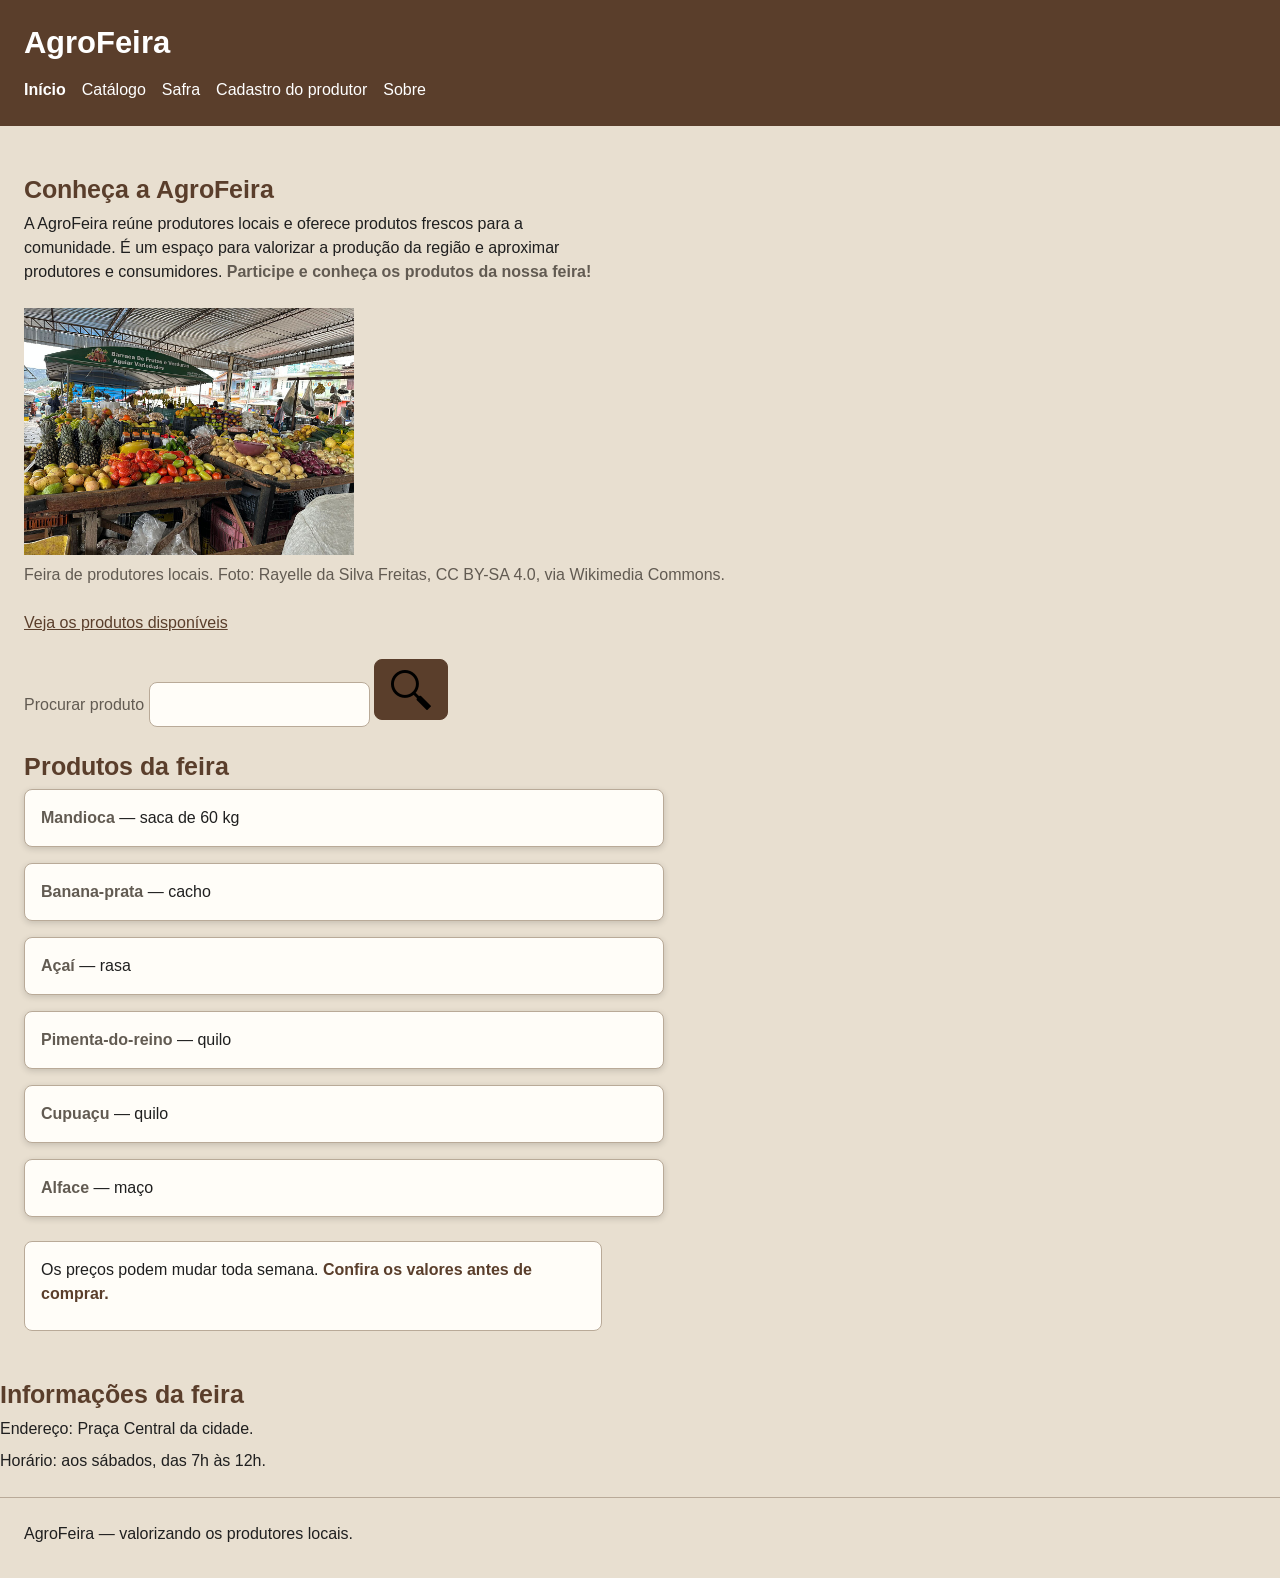
<file: index.html>
<!DOCTYPE html>
<html lang="pt-BR">
<head>
    <meta charset="UTF-8">
    <meta name="viewport" content="width=device-width, initial-scale=1.0">
    <title>AgroFeira - Início</title>

    <link rel="preconnect" href="https://fonts.googleapis.com">
    <link rel="preconnect" href="https://fonts.gstatic.com" crossorigin>
    <link href="https://fonts.googleapis.com/css2?family=Arimo:ital,wght@0,400..700;1,400..700&display=swap" rel="stylesheet">
    
    <link rel="stylesheet" href="reset.css">
    <link rel="stylesheet" href="tokens.css">
    <link rel="stylesheet" href="estilo.css">
    <link rel="stylesheet" href="casos.css">
</head>

<body>

    <a href="#conteudo" class="pular">Pular para o conteúdo</a>

    <header class="cabecalho-site">
        <h1>AgroFeira</h1>

        <nav aria-label="Principal">
            <ul class="menu">
                <li><a href="index.html" aria-current="page">Início</a></li>
                <li><a href="catalogo.html">Catálogo</a></li>
                <li><a href="safra.html">Safra</a></li>
                <li><a href="cadastro-produtor.html">Cadastro do produtor</a></li>
                <li><a href="sobre.html">Sobre</a></li>
            </ul>
        </nav>
    </header>

    <main id="conteudo">

        <section>
            <h2 id="feira">Conheça a AgroFeira</h2>

            <p>
                A AgroFeira reúne produtores locais e oferece produtos
                frescos para a comunidade. É um espaço para valorizar
                a produção da região e aproximar produtores e consumidores.
                <strong>Participe e conheça os produtos da nossa feira!</strong>
            </p>

            <figure class="figura-destaque">
                <picture>
                    <source media="(min-width: 800px)" srcset="imagem/feira-1280.jpg">
                    <img src="imagem/feira-330.jpg"
                         width="330"
                         height="247"
                         alt="Feira com barracas e produtos agrícolas">
                </picture>

                <figcaption>
                    Feira de produtores locais.
                    Foto: Rayelle da Silva Freitas, CC BY-SA 4.0, via Wikimedia Commons.
                </figcaption>
            </figure>

            <p>
                <a href="#produtos">Veja os produtos disponíveis</a>
            </p>

            <form class="busca">
                <label for="campo">Procurar produto</label>
                <input type="search" id="campo" name="campo">

                <button type="submit">
                    <img src="imagem/lupa.png" width="40" height="40"
                         alt="Procurar">
                </button>
            </form>
        </section>

        <section>
            <h2 id="produtos">Produtos da feira</h2>

            <ul class="lista-produtos">

                <li class="cartao-produto">
                    <strong>Mandioca</strong> — saca de 60 kg
                </li>

                <li class="cartao-produto">
                    <strong>Banana-prata</strong> — cacho
                </li>

                <li class="cartao-produto">
                    <strong>Açaí</strong> — rasa
                </li>

                <li class="cartao-produto">
                    <strong>Pimenta-do-reino</strong> — quilo
                </li>

                <li class="cartao-produto">
                    <strong>Cupuaçu</strong> — quilo
                </li>

                <li class="cartao-produto">
                    <strong>Alface</strong> — maço
                </li>

            </ul>

            <div class="aviso">
                <p>
                    Os preços podem mudar toda semana.
                    <strong>Confira os valores antes de comprar.</strong>
                </p>
            </div>
        </section>

    </main>

    <aside>
        <h2>Informações da feira</h2>
        <p>Endereço: Praça Central da cidade.</p>
        <p>Horário: aos sábados, das 7h às 12h.</p>
    </aside>

    <footer class="rodape-site">
        <p>AgroFeira — valorizando os produtores locais.</p>
    </footer>

</body>
</html>
</file>
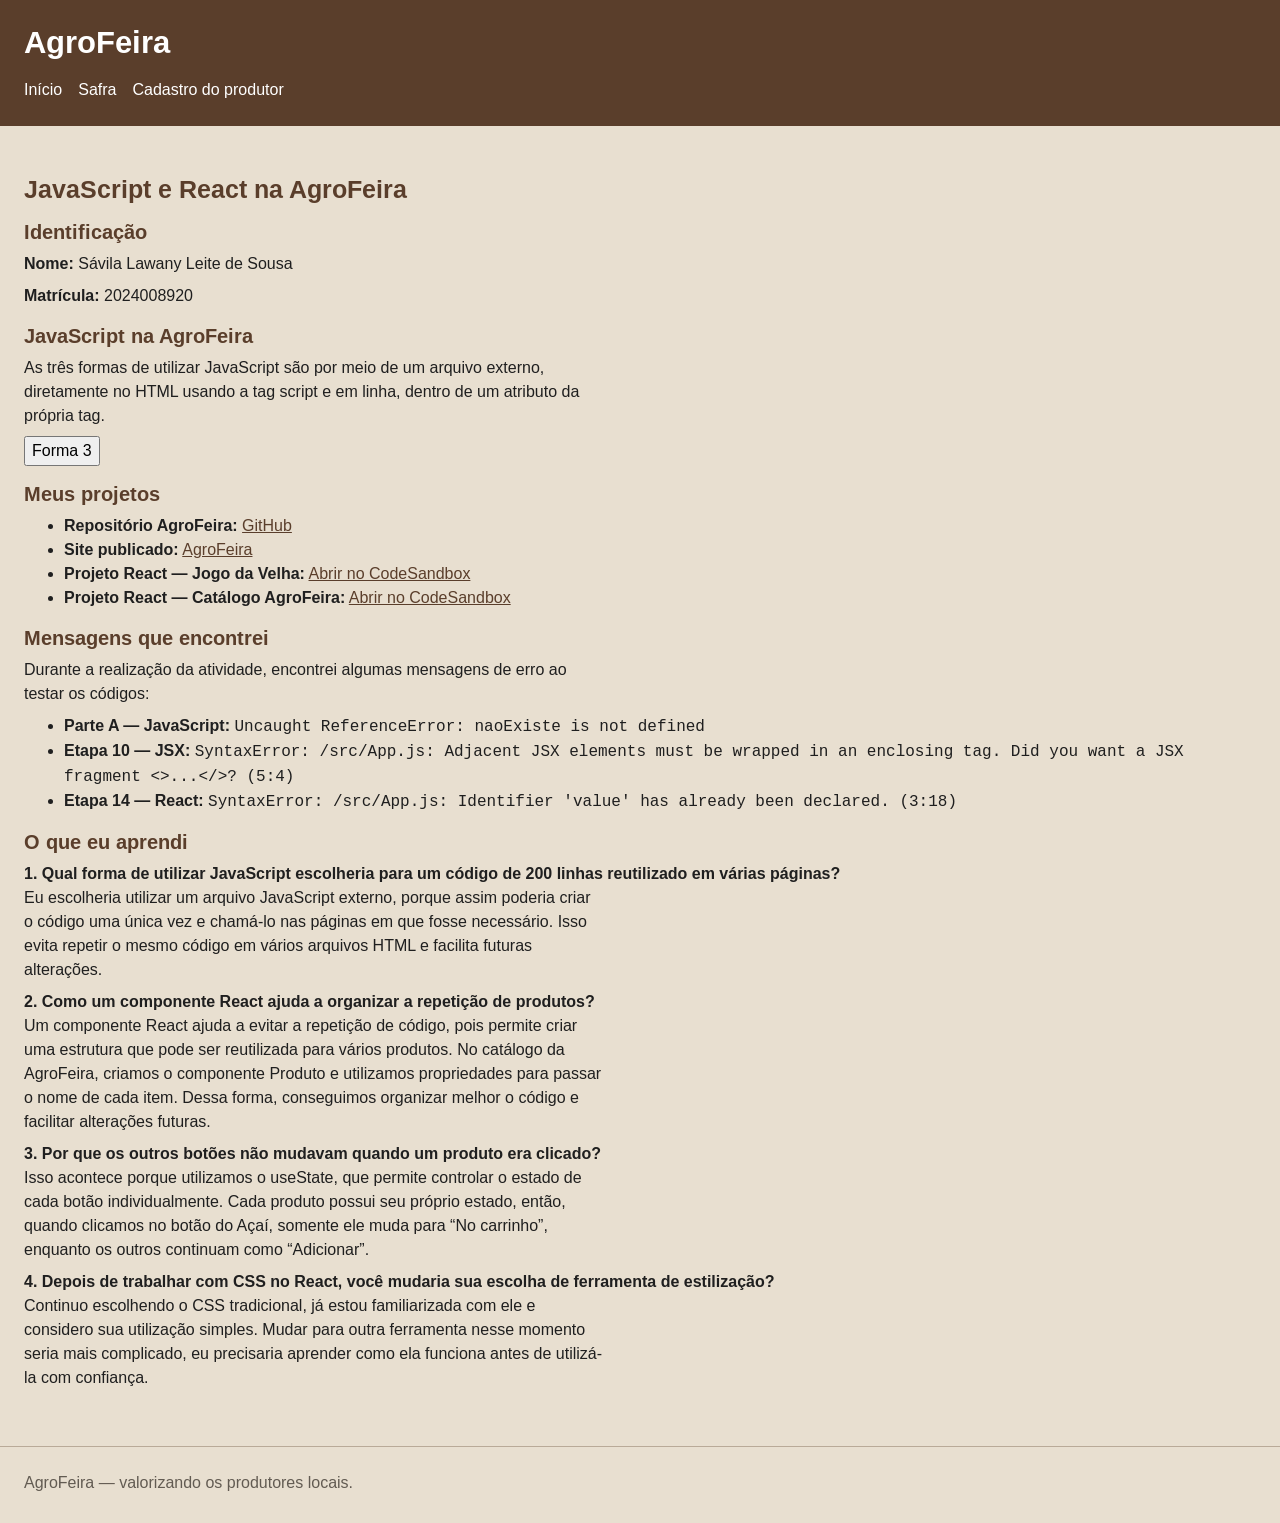
<file: aula8.html>
<!DOCTYPE html>
<html lang="pt-BR">
<head>
    <meta charset="UTF-8">
    <meta name="viewport" content="width=device-width, initial-scale=1.0">
    <title>JavaScript e React na AgroFeira</title>

    <link rel="preconnect" href="https://fonts.googleapis.com">
    <link rel="preconnect" href="https://fonts.gstatic.com" crossorigin>
    <link href="https://fonts.googleapis.com/css2?family=Arimo:ital,wght@0,400..700;1,400..700&display=swap" rel="stylesheet">

    <link rel="stylesheet" href="reset.css">
    <link rel="stylesheet" href="tokens.css">
    <link rel="stylesheet" href="estilo.css">
</head>
<body>

<a href="#conteudo" class="pular">Pular para o conteúdo</a>

<header class="cabecalho-site">
    <h1>AgroFeira</h1>

    <nav aria-label="Principal">
        <ul class="menu">
            <li><a href="index.html">Início</a></li>
            <li><a href="safra.html">Safra</a></li>
            <li><a href="cadastro-produtor.html">Cadastro do produtor</a></li>
        </ul>
    </nav>
</header>

<main id="conteudo">
    <h2>JavaScript e React na AgroFeira</h2>

    <section>
        <h3>Identificação</h3>
        <p><strong>Nome:</strong> Sávila Lawany Leite de Sousa</p>
        <p><strong>Matrícula:</strong> 2024008920</p>
    </section>

    <section>
        <h3>JavaScript na AgroFeira</h3>

        <p>As três formas de utilizar JavaScript são por meio de um arquivo externo, diretamente no HTML usando a tag script e em linha, dentro de um atributo da própria tag.</p>

        <script src="js/aula8.js"></script>

        <script>
            console.log('Forma 2: interna, entre as tags script');
        </script>

        <button type="button" onclick="alert('Forma 3: em linha, dentro da tag')">
            Forma 3
        </button>
    </section>

    <section>
        <h3>Meus projetos</h3>

        <ul>
            <li>
                <strong>Repositório AgroFeira:</strong>
                <a href="https://github.com/salawany/Agrofeira-salawany" target="_blank" rel="noopener noreferrer">
                    GitHub
                </a>
            </li>
            <li>
                <strong>Site publicado:</strong>
                <a href="https://salawany.github.io/Agrofeira-salawany/" target="_blank" rel="noopener noreferrer">
                    AgroFeira
                </a>
            </li>
            <li>
                <strong>Projeto React — Jogo da Velha:</strong>
                <a href="https://codesandbox.io/p/devbox/react-dev-forked-r7mq57?workspaceId=ws_QMUJDWP7rgi7vLy7PGTcao" target="_blank" rel="noopener noreferrer">
                    Abrir no CodeSandbox
                </a>
            </li>
            <li>
                <strong>Projeto React — Catálogo AgroFeira:</strong>
                <a href="https://codesandbox.io/p/devbox/react-dev-forked-6xdvn8?workspaceId=ws_QMUJDWP7rgi7vLy7PGTcao" target="_blank" rel="noopener noreferrer">
                    Abrir no CodeSandbox
                </a>
            </li>
        </ul>
    </section>

    <section>
        <h3>Mensagens que encontrei</h3>

        <p>Durante a realização da atividade, encontrei algumas mensagens de erro ao testar os códigos:</p>

        <ul>
            <li>
                <strong>Parte A — JavaScript:</strong>
                <code>Uncaught ReferenceError: naoExiste is not defined</code>
            </li>
            <li>
                <strong>Etapa 10 — JSX:</strong>
                <code>SyntaxError: /src/App.js: Adjacent JSX elements must be wrapped in an enclosing tag. Did you want a JSX fragment &lt;&gt;...&lt;/&gt;? (5:4)</code>
            </li>
            <li>
                <strong>Etapa 14 — React:</strong>
                <code>SyntaxError: /src/App.js: Identifier 'value' has already been declared. (3:18)</code>
            </li>
        </ul>
    </section>

    <section>
        <h3>O que eu aprendi</h3>

        <h4>1. Qual forma de utilizar JavaScript escolheria para um código de 200 linhas reutilizado em várias páginas?</h4>

        <p>Eu escolheria utilizar um arquivo JavaScript externo, porque assim poderia criar o código uma única vez e chamá-lo nas páginas em que fosse necessário. Isso evita repetir o mesmo código em vários arquivos HTML e facilita futuras alterações.</p>

        <h4>2. Como um componente React ajuda a organizar a repetição de produtos?</h4>

        <p>Um componente React ajuda a evitar a repetição de código, pois permite criar uma estrutura que pode ser reutilizada para vários produtos. No catálogo da AgroFeira, criamos o componente Produto e utilizamos propriedades para passar o nome de cada item. Dessa forma, conseguimos organizar melhor o código e facilitar alterações futuras.</p>

        <h4>3. Por que os outros botões não mudavam quando um produto era clicado?</h4>

        <p>Isso acontece porque utilizamos o useState, que permite controlar o estado de cada botão individualmente. Cada produto possui seu próprio estado, então, quando clicamos no botão do Açaí, somente ele muda para “No carrinho”, enquanto os outros continuam como “Adicionar”.</p>

        <h4>4. Depois de trabalhar com CSS no React, você mudaria sua escolha de ferramenta de estilização?</h4>

        <p>Continuo escolhendo o CSS tradicional, já estou familiarizada com ele e considero sua utilização simples. Mudar para outra ferramenta nesse momento seria mais complicado, eu precisaria aprender como ela funciona antes de utilizá-la com confiança.</p>
    </section>
</main>

<footer class="rodape-site">
    <p>AgroFeira — valorizando os produtores locais.</p>
</footer>

</body>
</html>
</file>
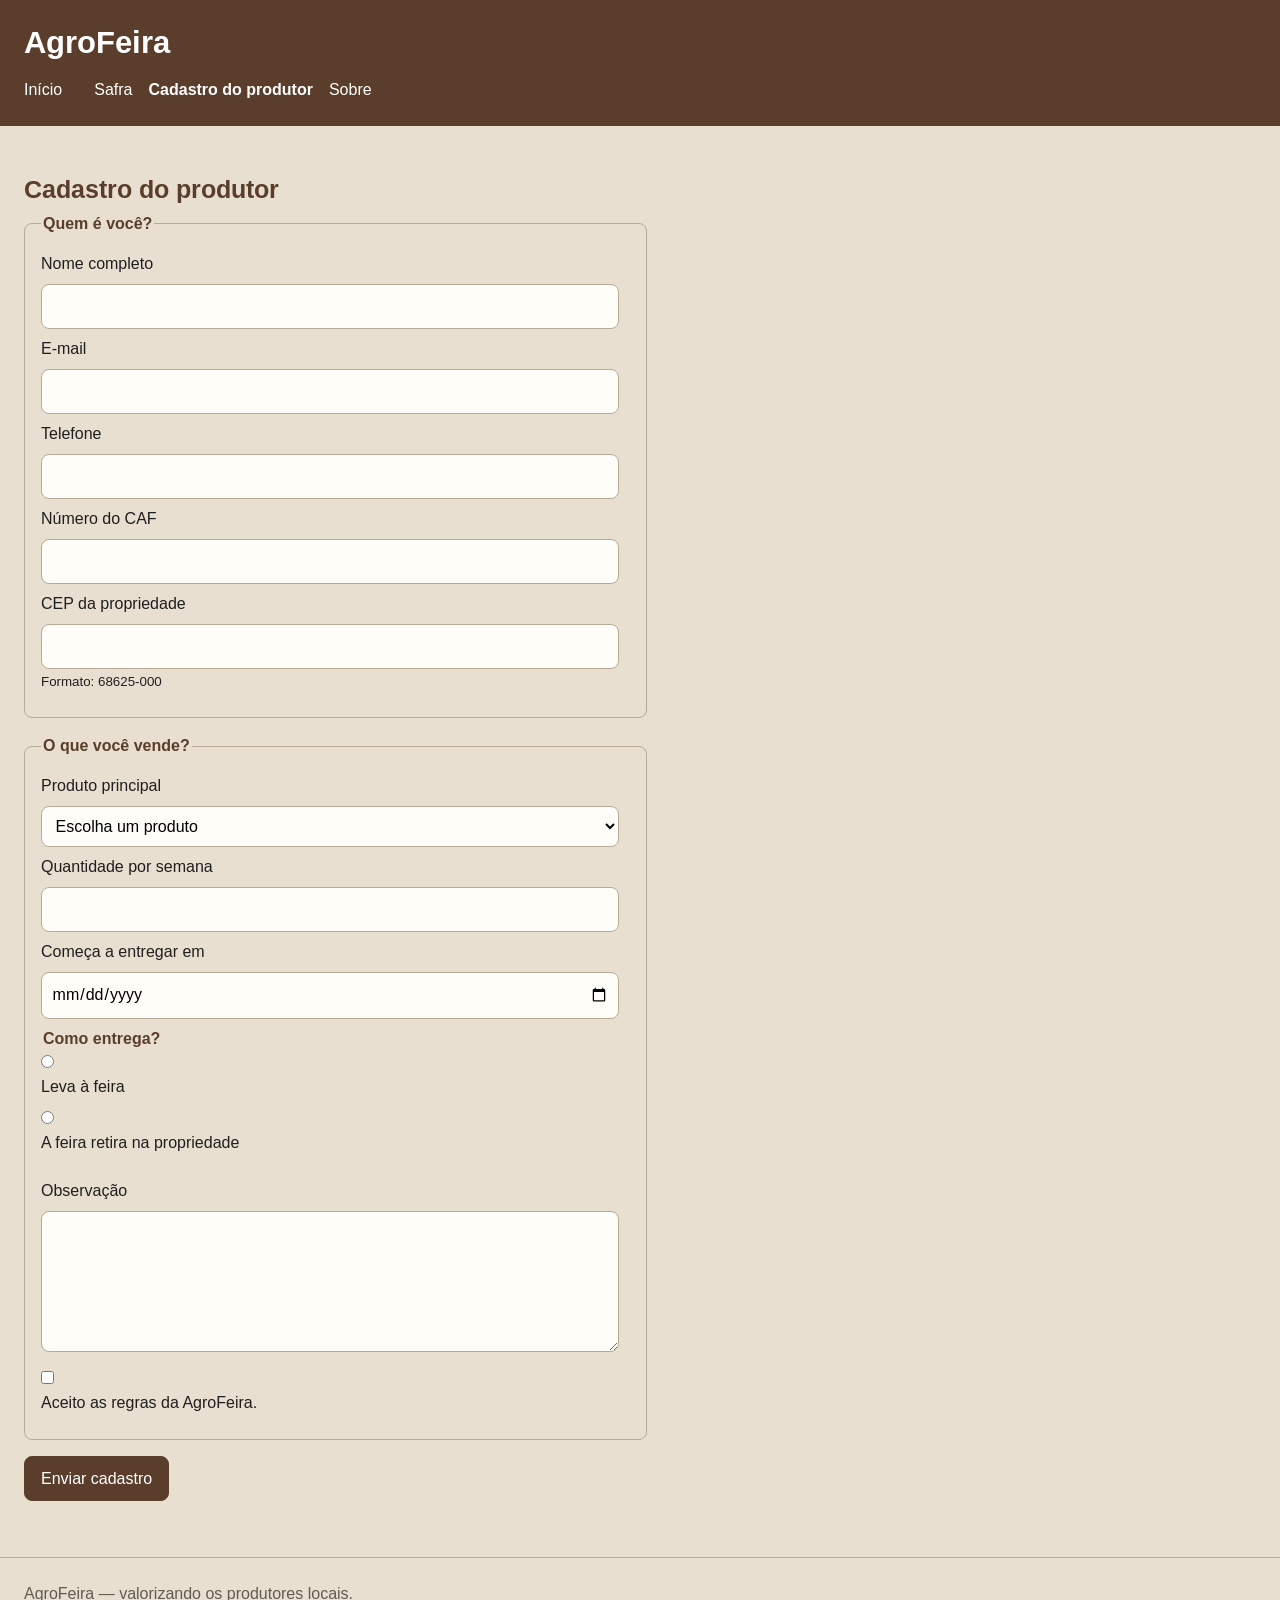
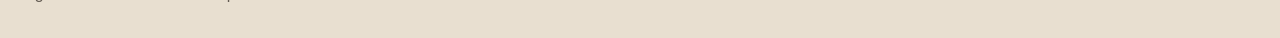
<file: cadastro-produtor.html>
<!DOCTYPE html>
<html lang="pt-BR">
<head>
    <meta charset="UTF-8">
    <meta name="viewport" content="width=device-width, initial-scale=1.0">
    <title>AgroFeira - Cadastro do produtor</title>

    <link rel="preconnect" href="https://fonts.googleapis.com">
    <link rel="preconnect" href="https://fonts.gstatic.com" crossorigin>
    <link href="https://fonts.googleapis.com/css2?family=Arimo:ital,wght@0,400..700;1,400..700&display=swap" rel="stylesheet">
    
    <link rel="stylesheet" href="reset.css">
    <link rel="stylesheet" href="tokens.css">
    <link rel="stylesheet" href="estilo.css">
</head>

<body>

    <a href="#conteudo" class="pular">Pular para o conteúdo</a>

    <header class="cabecalho-site">
        <h1>AgroFeira</h1>

        <nav aria-label="Principal">
            <ul class="menu">
                <li><a href="index.html">Início</a></li>
                <li><a href="cadastro-produtor.html" aria-current="page">
                <li><a href="safra.html">Safra</a></li>
                <li><a href="cadastro-produtor.html" aria-current="page">
                    Cadastro do produtor
                </a></li>
                <li><a href="sobre.html">Sobre</a></li>
            </ul>
        </nav>
    </header>

    <main id="conteudo">

        <h2>Cadastro do produtor</h2>

        <form class="formulario-cadastro">

            <fieldset>
                <legend>Quem é você?</legend>

                <p>
                    <label for="nome">Nome completo</label>
                    <input type="text"
                           id="nome"
                           name="nome"
                           autocomplete="name"
                           required>
                </p>

                <p>
                    <label for="email">E-mail</label>
                    <input type="email"
                           id="email"
                           name="email"
                           autocomplete="email"
                           required>
                </p>

                <p>
                    <label for="telefone">Telefone</label>
                    <input type="tel"
                           id="telefone"
                           name="telefone"
                           autocomplete="tel">
                </p>

                <p>
                    <label for="caf">Número do CAF</label>
                    <input type="text"
                           id="caf"
                           name="caf">
                </p>

                <p>
                    <label for="cep">CEP da propriedade</label>
                    <input type="text"
                           id="cep"
                           name="cep"
                           inputmode="numeric"
                           pattern="[0-9]{5}-?[0-9]{3}"
                           aria-describedby="ajuda-cep">

                    <small id="ajuda-cep">
                        Formato: 68625-000
                    </small>
                </p>

            </fieldset>

            <fieldset>
                <legend>O que você vende?</legend>

                <p>
                    <label for="produto">Produto principal</label>

                    <select id="produto" name="produto" required>
                        <option value="">Escolha um produto</option>
                        <option value="mandioca">Mandioca</option>
                        <option value="banana-prata">Banana-prata</option>
                        <option value="acai">Açaí</option>
                        <option value="pimenta-do-reino">Pimenta-do-reino</option>
                        <option value="cupuacu">Cupuaçu</option>
                        <option value="alface">Alface</option>
                    </select>
                </p>

                <p>
                    <label for="quantidade">Quantidade por semana</label>
                    <input type="number"
                           id="quantidade"
                           name="quantidade"
                           min="1"
                           max="500"
                           step="1"
                           required>
                </p>

                <p>
                    <label for="data">Começa a entregar em</label>
                    <input type="date"
                           id="data"
                           name="data">
                </p>

                <fieldset>
                    <legend>Como entrega?</legend>

                    <p>
                        <input type="radio"
                               id="leva"
                               name="entrega"
                               value="leva">
                        <label for="leva">Leva à feira</label>
                    </p>

                    <p>
                        <input type="radio"
                               id="retira"
                               name="entrega"
                               value="retira">
                        <label for="retira">
                            A feira retira na propriedade
                        </label>
                    </p>

                </fieldset>

                <p>
                    <label for="observacao">Observação</label>
                    <textarea id="observacao"
                              name="observacao"
                              rows="5"></textarea>
                </p>

                <p>
                    <input type="checkbox"
                           id="aceite"
                           name="aceite"
                           required>

                    <label for="aceite">
                        Aceito as regras da AgroFeira.
                    </label>
                </p>

            </fieldset>

            <button type="submit">Enviar cadastro</button>

        </form>

        <p role="status"></p>

    </main>

    <footer class="rodape-site">
        <p>AgroFeira — valorizando os produtores locais.</p>
    </footer>

</body>
</html>
</file>
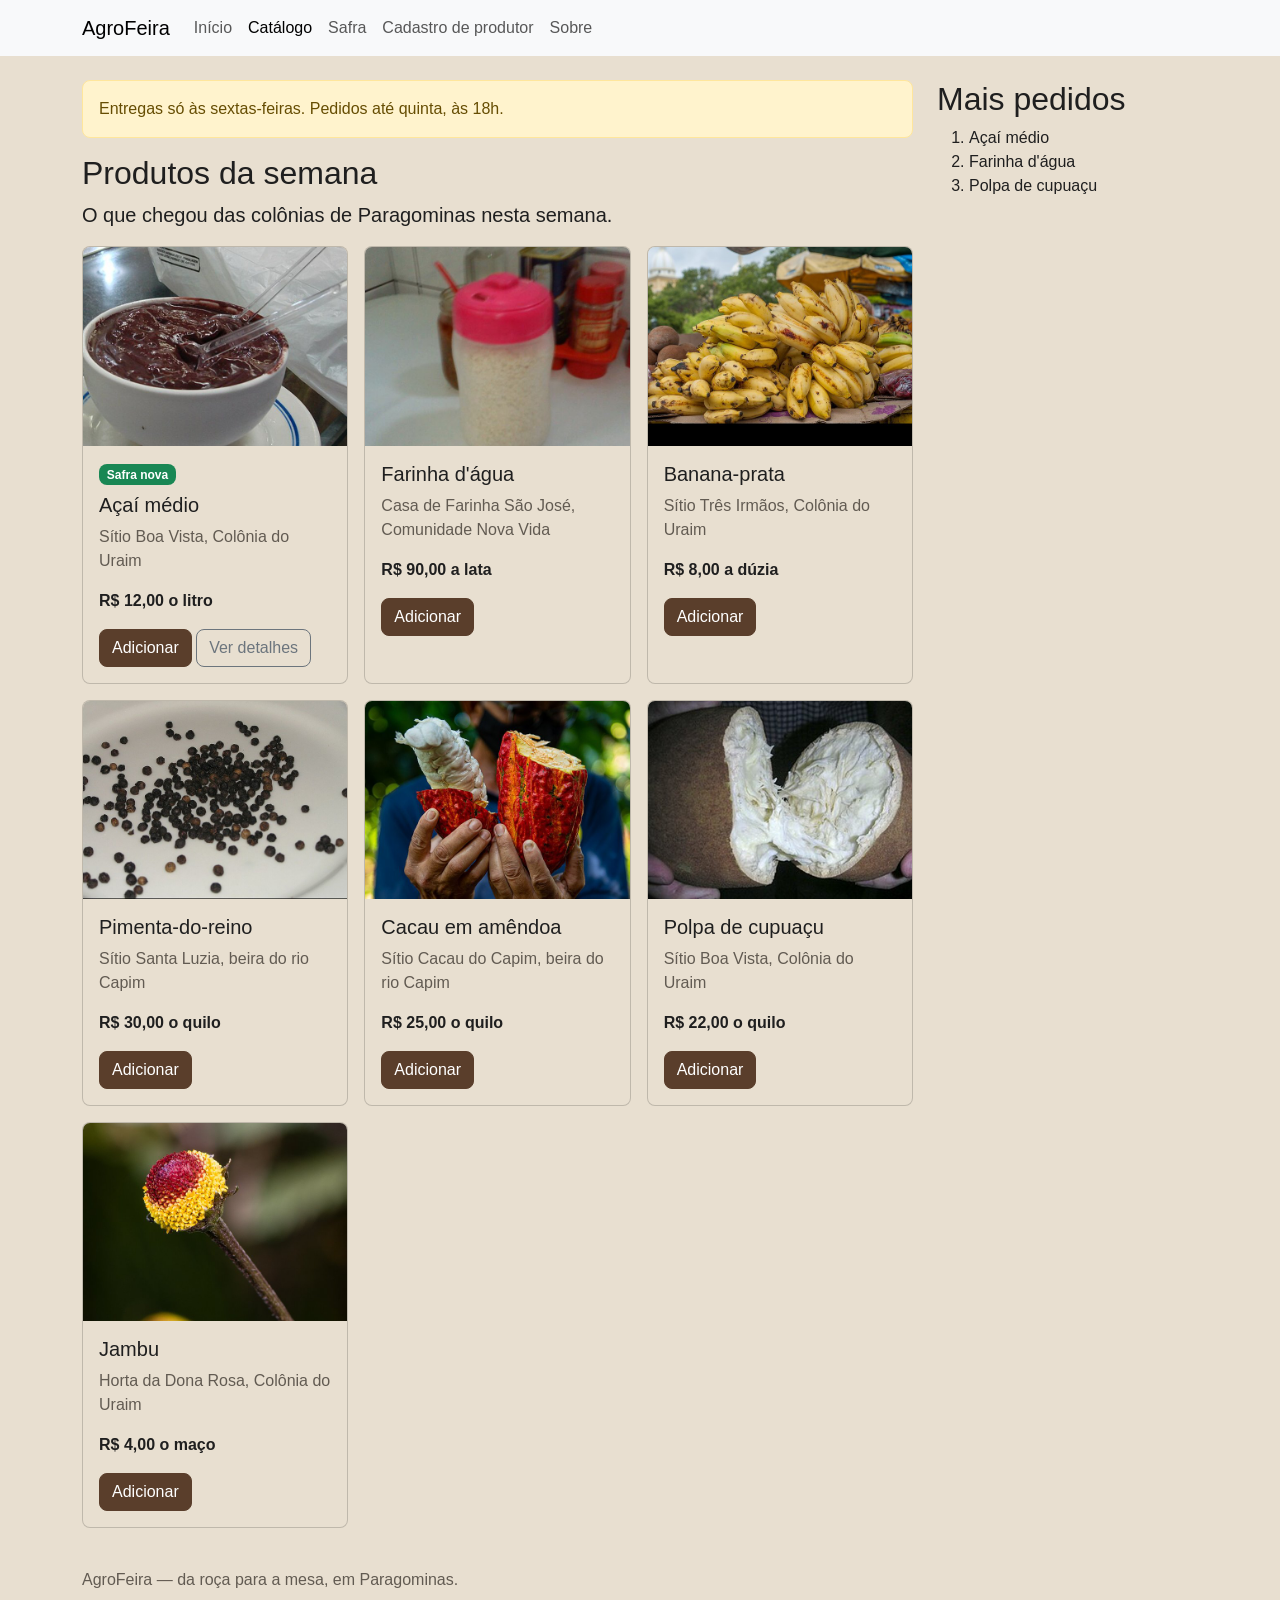
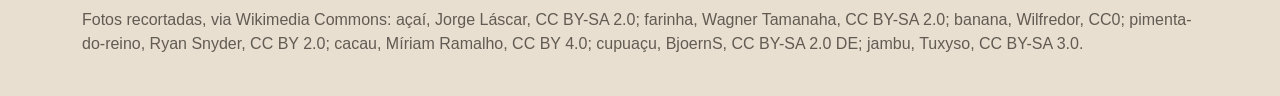
<file: catalogo-bootstrap.html>
<!doctype html>
<html lang="pt-BR">
  <head>
    <meta charset="utf-8">
    <meta name="viewport" content="width=device-width, initial-scale=1">
    <title>AgroFeira — catálogo com Bootstrap</title>

    <link rel="preconnect" href="https://fonts.googleapis.com">
    <link rel="preconnect" href="https://fonts.gstatic.com" crossorigin>
    <link href="https://fonts.googleapis.com/css2?family=Arimo:ital,wght@0,400..700;1,400..700&display=swap" rel="stylesheet">

    <link href="https://cdn.jsdelivr.net/npm/bootstrap@5.3.8/dist/css/bootstrap.min.css" rel="stylesheet" integrity="sha384-sRIl4kxILFvY47J16cr9ZwB07vP4J8+LH7qKQnuqkuIAvNWLzeN8tE5YBujZqJLB" crossorigin="anonymous">
    <link rel="stylesheet" href="tokens.css">
    <link rel="stylesheet" href="agrofeira-bootstrap.css">
    <script defer src="https://cdn.jsdelivr.net/npm/bootstrap@5.3.8/dist/js/bootstrap.bundle.min.js" integrity="sha384-FKyoEForCGlyvwx9Hj09JcYn3nv7wiPVlz7YYwJrWVcXK/BmnVDxM+D2scQbITxI" crossorigin="anonymous"></script>
  </head>

  <body>

    
<header>
  <nav class="navbar navbar-expand-lg bg-body-tertiary mb-4" aria-label="Principal">
    <div class="container">
      <a class="navbar-brand" href="index.html">AgroFeira</a>

      <button
        class="navbar-toggler"
        type="button"
        data-bs-toggle="collapse"
        data-bs-target="#menu"
        aria-controls="menu"
        aria-expanded="false"
        aria-label="Menu"
      >
        <span class="navbar-toggler-icon"></span>
      </button>

      <div class="collapse navbar-collapse" id="menu">
        <ul class="navbar-nav">
          <li class="nav-item">
            <a class="nav-link" href="index.html">Início</a>
          </li>
          <li class="nav-item">
            <a class="nav-link active" href="catalogo-bootstrap.html" aria-current="page">Catálogo</a>
          </li>
          <li class="nav-item">
            <a class="nav-link" href="safra.html">Safra</a>
          </li>
          <li class="nav-item">
            <a class="nav-link" href="cadastro-produtor.html">Cadastro de produtor</a>
          </li>
          <li class="nav-item">
            <a class="nav-link" href="sobre.html">Sobre</a>
          </li>
        </ul>
      </div>
    </div>
  </nav>
</header>

    <div class="container">
     

      <div class="row g-4">
        <main class="col-lg-9">
          <div class="alert alert-warning" role="alert">
            Entregas só às sextas-feiras. Pedidos até quinta, às 18h.
          </div>

         <h1 class="h2">Produtos da semana</h1>
          <p class="lead">O que chegou das colônias de Paragominas nesta semana.</p>

          <ul class="row row-cols-1 row-cols-sm-2 row-cols-lg-3 g-3 list-unstyled">
            <li class="col">
              <article class="card h-100">
                <img src="imagem/acai.jpg" class="card-img-top img-fluid" width="640" height="480" alt="Tigela de açaí batido, com duas colheres de plástico">
                <div class="card-body">
                  <span class="badge text-bg-success mb-2">Safra nova</span>
                  <h2 class="card-title h5">Açaí médio</h2>
                  <p class="card-text text-body-secondary">Sítio Boa Vista, Colônia do Uraim</p>
                  <p class="card-text fw-bold">R$ 12,00 o litro</p>
                  <button type="button" class="btn btn-primary">Adicionar</button>
                 
                  <button
                    type="button"
                    class="btn btn-outline-secondary"
                    data-bs-toggle="modal"
                    data-bs-target="#detalhe-acai"
                  >
                    Ver detalhes
                  </button>
                   
                </div>
              </article>
            </li>

            <li class="col">
              <article class="card h-100">
                <img src="imagem/farinha.jpg" class="card-img-top img-fluid" width="640" height="480" alt="Pote de farinha de mandioca sobre a mesa">
                <div class="card-body">
                  <h2 class="card-title h5">Farinha d'água</h2>
                  <p class="card-text text-body-secondary">Casa de Farinha São José, Comunidade Nova Vida</p>
                  <p class="card-text fw-bold">R$ 90,00 a lata</p>
                  <button type="button" class="btn btn-primary">Adicionar</button>
                </div>
              </article>
            </li>

            <li class="col">
              <article class="card h-100">
                <img src="imagem/banana.jpg" class="card-img-top img-fluid" width="640" height="480" alt="Cachos de banana empilhados numa banca de feira">
                <div class="card-body">
                  <h2 class="card-title h5">Banana-prata</h2>
                  <p class="card-text text-body-secondary">Sítio Três Irmãos, Colônia do Uraim</p>
                  <p class="card-text fw-bold">R$ 8,00 a dúzia</p>
                  <button type="button" class="btn btn-primary">Adicionar</button>
                </div>
              </article>
            </li>

            <li class="col">
              <article class="card h-100">
                <img src="imagem/pimenta.jpg" class="card-img-top img-fluid" width="640" height="480" alt="Grãos de pimenta-do-reino espalhados num prato branco">
                <div class="card-body">
                  <h2 class="card-title h5">Pimenta-do-reino</h2>
                  <p class="card-text text-body-secondary">Sítio Santa Luzia, beira do rio Capim</p>
                  <p class="card-text fw-bold">R$ 30,00 o quilo</p>
                  <button type="button" class="btn btn-primary">Adicionar</button>
                </div>
              </article>
            </li>

            <li class="col">
              <article class="card h-100">
                <img src="imagem/cacau.jpg" class="card-img-top img-fluid" width="640" height="480" alt="Mãos abrindo um fruto de cacau vermelho, com a polpa branca à mostra">
                <div class="card-body">
                  <h2 class="card-title h5">Cacau em amêndoa</h2>
                  <p class="card-text text-body-secondary">Sítio Cacau do Capim, beira do rio Capim</p>
                  <p class="card-text fw-bold">R$ 25,00 o quilo</p>
                  <button type="button" class="btn btn-primary">Adicionar</button>
                </div>
              </article>
            </li>

            <li class="col">
              <article class="card h-100">
                <img src="imagem/cupuacu-640.jpg" class="card-img-top img-fluid" width="640" height="480" alt="Cupuaçu aberto ao meio, com a polpa branca">
                <div class="card-body">
                  <h2 class="card-title h5">Polpa de cupuaçu</h2>
                  <p class="card-text text-body-secondary">Sítio Boa Vista, Colônia do Uraim</p>
                  <p class="card-text fw-bold">R$ 22,00 o quilo</p>
                  <button type="button" class="btn btn-primary">Adicionar</button>
                </div>
              </article>
            </li>

            <li class="col">
              <article class="card h-100">
                <img src="imagem/jambu.jpg" class="card-img-top img-fluid" width="640" height="480" alt="Flor de jambu, amarela com o centro vermelho">
                <div class="card-body">
                  <h2 class="card-title h5">Jambu</h2>
                  <p class="card-text text-body-secondary">Horta da Dona Rosa, Colônia do Uraim</p>
                  <p class="card-text fw-bold">R$ 4,00 o maço</p>
                  <button type="button" class="btn btn-primary">Adicionar</button>
                </div>
              </article>
            </li>
          </ul>
        </main>

        <aside class="col-lg-3 d-none d-lg-block">
          <h2>Mais pedidos</h2>
          <ol>
            <li>Açaí médio</li>
            <li>Farinha d'água</li>
            <li>Polpa de cupuaçu</li>
          </ol>
        </aside>
      </div>

      <footer class="py-4 text-body-secondary">
        <p>AgroFeira — da roça para a mesa, em Paragominas.</p>
        <p>Fotos recortadas, via Wikimedia Commons: açaí, Jorge Láscar, CC BY-SA 2.0; farinha, Wagner Tamanaha, CC BY-SA 2.0; banana, Wilfredor, CC0; pimenta-do-reino, Ryan Snyder, CC BY 2.0; cacau, Míriam Ramalho, CC BY 4.0; cupuaçu, BjoernS, CC BY-SA 2.0 DE; jambu, Tuxyso, CC BY-SA 3.0.</p>
      </footer>
    </div>
    
<div
  class="modal fade"
  id="detalhe-acai"
  tabindex="-1"
  role="dialog"
  aria-labelledby="detalhe-acai-titulo"
>
  <div class="modal-dialog">
    <div class="modal-content">
      <div class="modal-header">
        <h2 class="modal-title h5" id="detalhe-acai-titulo">
          Açaí médio
        </h2>
        <button
          type="button"
          class="btn-close"
          data-bs-dismiss="modal"
          aria-label="Fechar"
        ></button>
      </div>

      <div class="modal-body">
        <img
          src="imagem/acai.jpg"
          class="img-fluid mb-3"
          width="640"
          height="480"
          alt="Tigela de açaí batido, com duas colheres de plástico"
        >
        <p class="text-body-secondary mb-1">
          Sítio Boa Vista, Colônia do Uraim
        </p>
        <p class="fw-bold">R$ 12,00 o litro</p>
        <p class="mb-0">
          Açaí médio produzido na região de Paragominas, ideal para
          aproveitar o sabor dos produtos da nossa feira.
        </p>
      </div>

      <div class="modal-footer">
        <button
          type="button"
          class="btn btn-outline-secondary"
          data-bs-dismiss="modal"
        >
          Fechar
        </button>
        <button type="button" class="btn btn-primary">
          Adicionar
        </button>
      </div>
    </div>
  </div>
</div>
  </body>
</html>
</file>
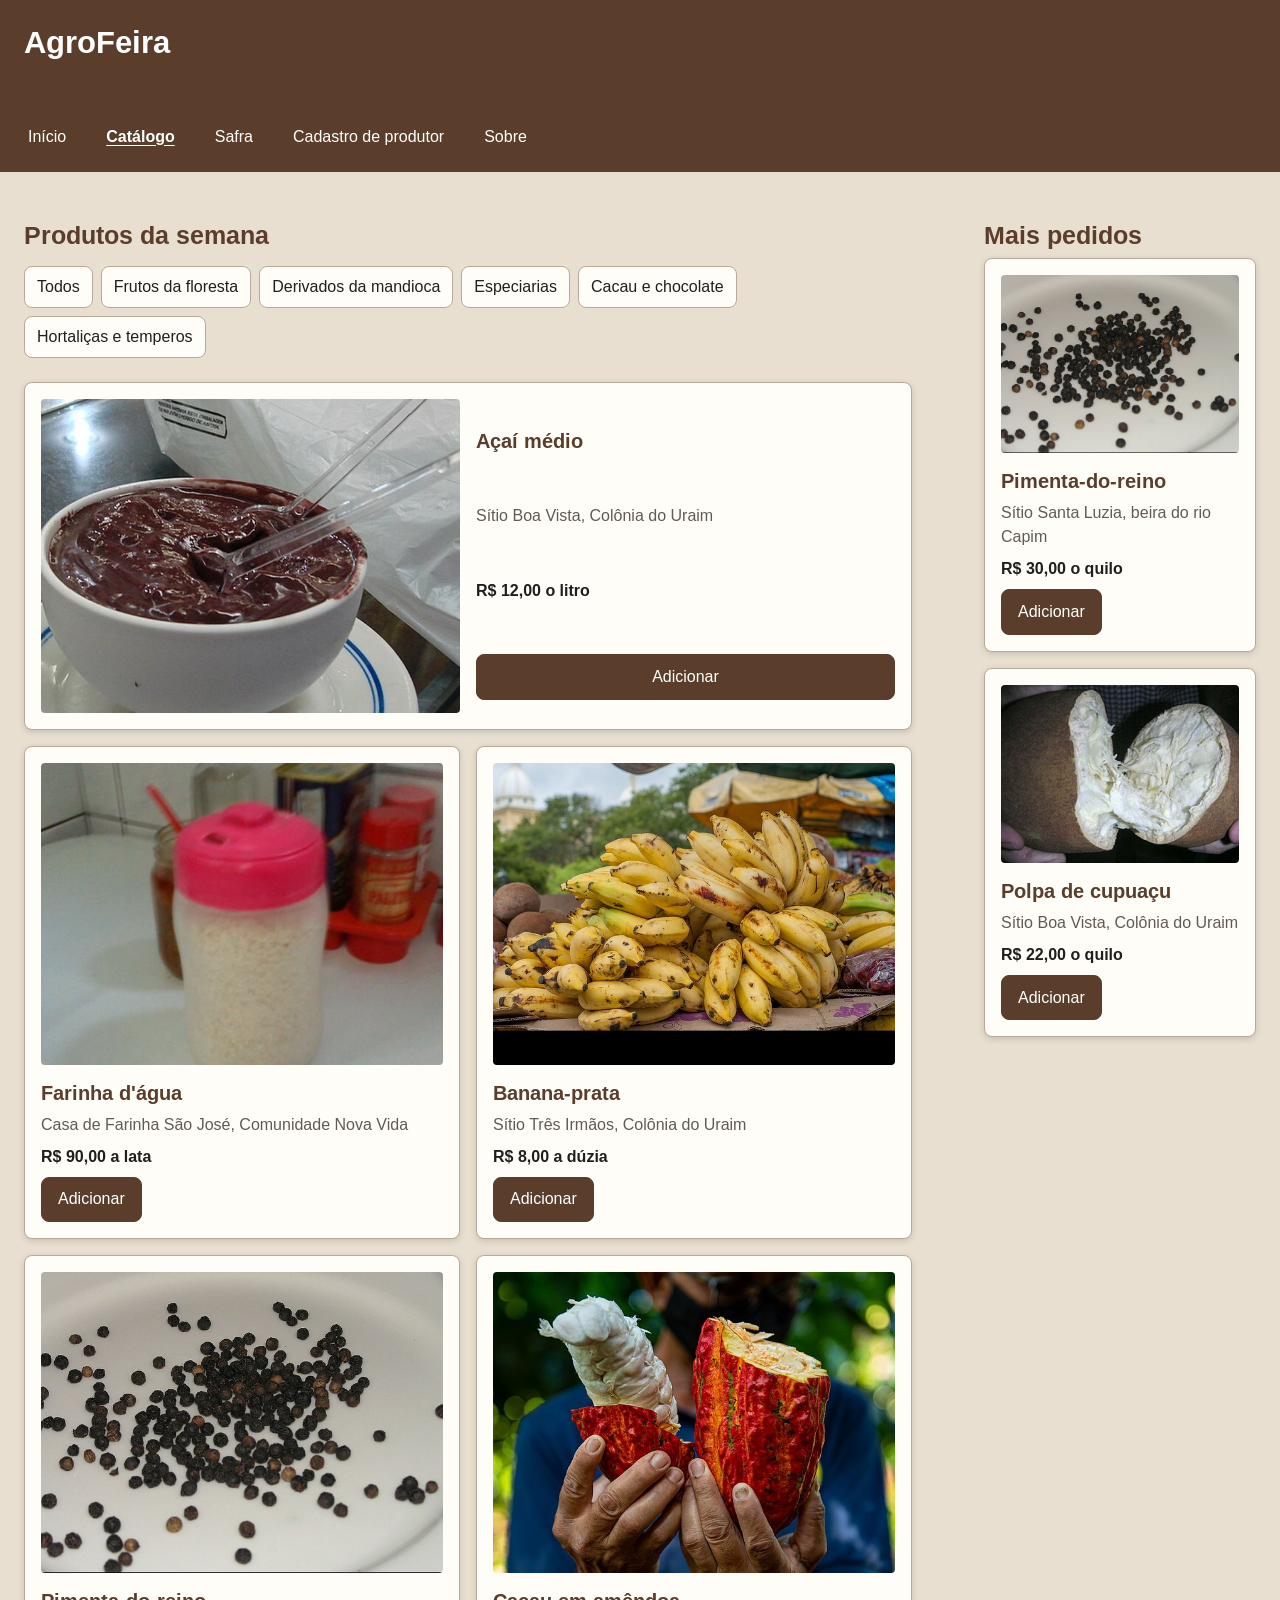
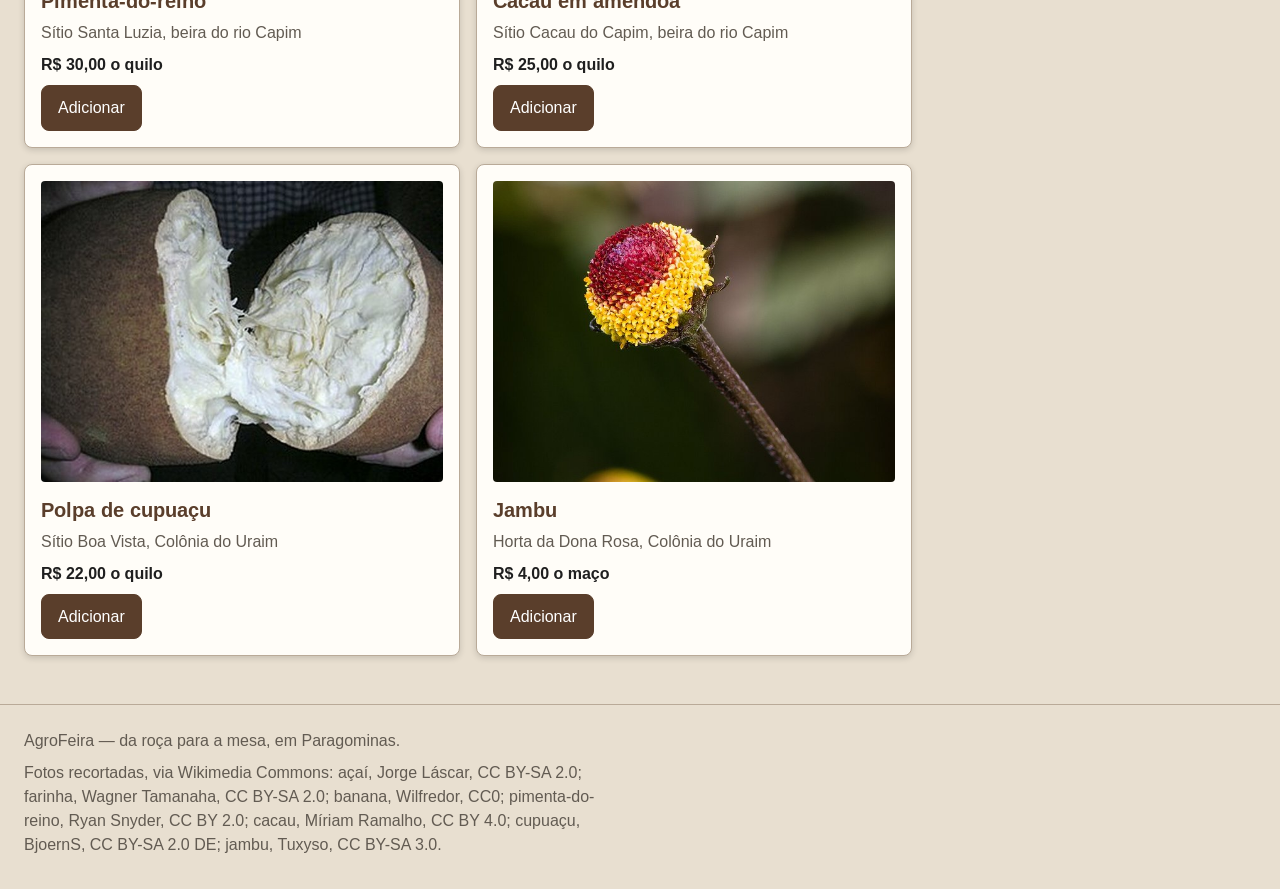
<file: catalogo.html>
<!doctype html>
<html lang="pt-BR">
  <head>
    <meta charset="utf-8">
    <meta name="viewport" content="width=device-width, initial-scale=1">
    <title>AgroFeira — catálogo</title>
    <link rel="preconnect" href="https://fonts.googleapis.com">
    <link rel="preconnect" href="https://fonts.gstatic.com" crossorigin>
    <link href="https://fonts.googleapis.com/css2?family=Arimo:ital,wght@0,400..700;1,400..700&display=swap" rel="stylesheet">
    
    <link rel="stylesheet" href="camadas.css">
    <link rel="stylesheet" href="reset.css">
    <link rel="stylesheet" href="tokens.css">
    <link rel="stylesheet" href="base.css">
    <link rel="stylesheet" href="componentes.css">
    <link rel="stylesheet" href="utilitarios.css">
    <link rel="stylesheet" href="catalogo.css">

  </head>
  <body class="pagina-catalogo">
    <a class="pular" href="#conteudo">Pular para o conteúdo</a>
    <header class="cabecalho-site">
      <h1>AgroFeira</h1>
    </header>
    <nav aria-label="Principal">
      <ul class="menu">
        <li><a href="index.html">Início</a></li>
        <li><a href="catalogo.html" aria-current="page">Catálogo</a></li>
        <li><a href="safra.html">Safra</a></li>
        <li><a href="cadastro-produtor.html">Cadastro de produtor</a></li>
        <li><a href="sobre.html">Sobre</a></li>
      </ul>
    </nav>
    <main id="conteudo">
      <h2>Produtos da semana</h2>
      <nav aria-label="Categorias">
        <ul class="barra-categorias">
          <li><button type="button">Todos</button></li>
          <li><button type="button">Frutos da floresta</button></li>
          <li><button type="button">Derivados da mandioca</button></li>
          <li><button type="button">Especiarias</button></li>
          <li><button type="button">Cacau e chocolate</button></li>
          <li><button type="button">Hortaliças e temperos</button></li>
        </ul>
      </nav>
      <ul class="lista-produtos">
        <li class="cartao-produto destaque">
          <article>
            <img src="imagem/acai.jpg" width="640" height="480"
              alt="Tigela de açaí batido, com duas colheres de plástico">
            <h3>Açaí médio</h3>
            <p class="produtor">Sítio Boa Vista, Colônia do Uraim</p>
            <p class="preco">R$ 12,00 o litro</p>
            <button type="button">Adicionar</button>
          </article>
        </li>
        <li class="cartao-produto">
          <article>
            <img src="imagem/farinha.jpg" width="640" height="480"
              alt="Pote de farinha de mandioca sobre a mesa">
            <h3>Farinha d'água</h3>
            <p class="produtor">Casa de Farinha São José, Comunidade Nova Vida</p>
            <p class="preco">R$ 90,00 a lata</p>
            <button type="button">Adicionar</button>
          </article>
        </li>
        <li class="cartao-produto">
          <article>
            <img src="imagem/banana.jpg" width="640" height="480"
              alt="Cachos de banana empilhados numa banca de feira">
            <h3>Banana-prata</h3>
            <p class="produtor">Sítio Três Irmãos, Colônia do Uraim</p>
            <p class="preco">R$ 8,00 a dúzia</p>
            <button type="button">Adicionar</button>
          </article>
        </li>
        <li class="cartao-produto">
          <article>
            <img src="imagem/pimenta.jpg" width="640" height="480"
              alt="Grãos de pimenta-do-reino espalhados num prato branco">
            <h3>Pimenta-do-reino</h3>
            <p class="produtor">Sítio Santa Luzia, beira do rio Capim</p>
            <p class="preco">R$ 30,00 o quilo</p>
            <button type="button">Adicionar</button>
          </article>
        </li>
        <li class="cartao-produto">
          <article>
            <img src="imagem/cacau.jpg" width="640" height="480"
              alt="Mãos abrindo um fruto de cacau vermelho, com a polpa branca à mostra">
            <h3>Cacau em amêndoa</h3>
            <p class="produtor">Sítio Cacau do Capim, beira do rio Capim</p>
            <p class="preco">R$ 25,00 o quilo</p>
            <button type="button">Adicionar</button>
          </article>
        </li>
        <li class="cartao-produto">
          <article>
            <img src="imagem/cupuacu-640.jpg" width="640" height="480"
              alt="Cupuaçu aberto ao meio, com a polpa branca">
            <h3>Polpa de cupuaçu</h3>
            <p class="produtor">Sítio Boa Vista, Colônia do Uraim</p>
            <p class="preco">R$ 22,00 o quilo</p>
            <button type="button">Adicionar</button>
          </article>
        </li>
        <li class="cartao-produto">
          <article>
            <img src="imagem/jambu.jpg" width="640" height="480"
              alt="Flor de jambu, amarela com o centro vermelho">
            <h3>Jambu</h3>
            <p class="produtor">Horta da Dona Rosa, Colônia do Uraim</p>
            <p class="preco">R$ 4,00 o maço</p>
            <button type="button">Adicionar</button>
          </article>
        </li>
      </ul>
    </main>
    <aside class="lateral">
      <h2>Mais pedidos</h2>
      <ul class="lista-produtos">
        <li class="cartao-produto">
          <article>
            <img src="imagem/pimenta.jpg" width="640" height="480"
              alt="Grãos de pimenta-do-reino espalhados num prato branco">
            <h3>Pimenta-do-reino</h3>
            <p class="produtor">Sítio Santa Luzia, beira do rio Capim</p>
            <p class="preco">R$ 30,00 o quilo</p>
            <button type="button">Adicionar</button>
          </article>
        </li>
        <li class="cartao-produto">
          <article>
            <img src="imagem/cupuacu-640.jpg" width="640" height="480"
              alt="Cupuaçu aberto ao meio, com a polpa branca">
            <h3>Polpa de cupuaçu</h3>
            <p class="produtor">Sítio Boa Vista, Colônia do Uraim</p>
            <p class="preco">R$ 22,00 o quilo</p>
            <button type="button">Adicionar</button>
          </article>
        </li>
      </ul>
    </aside>
    <footer class="rodape-site">
      <p>AgroFeira — da roça para a mesa, em Paragominas.</p>
      <p class="creditos">Fotos recortadas, via Wikimedia Commons: açaí, Jorge Láscar, CC BY-SA 2.0; farinha, Wagner Tamanaha, CC BY-SA 2.0; banana, Wilfredor, CC0; pimenta-do-reino, Ryan Snyder, CC BY 2.0; cacau, Míriam Ramalho, CC BY 4.0; cupuaçu, BjoernS, CC BY-SA 2.0 DE; jambu, Tuxyso, CC BY-SA 3.0.</p>
    </footer>
  </body>
</html>
</file>
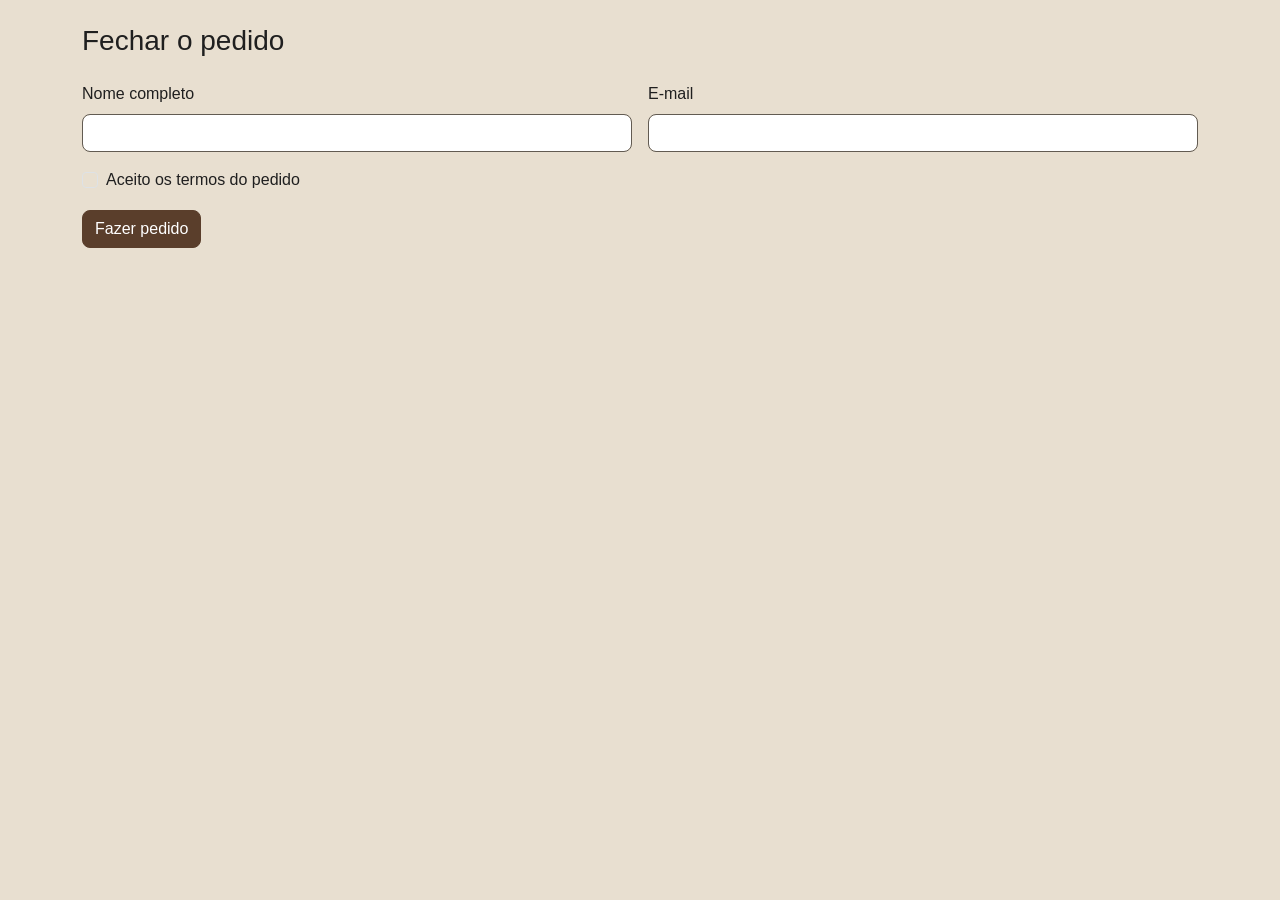
<file: checkout-bootstrap.html>
<!DOCTYPE html>
<html lang="pt-BR">
<head>
  <meta charset="UTF-8">
  <meta name="viewport" content="width=device-width, initial-scale=1.0">
  <title>Fechar o pedido - AgroFeira</title>

  <link href="https://cdn.jsdelivr.net/npm/bootstrap@5.3.8/dist/css/bootstrap.min.css" rel="stylesheet" integrity="sha384-sRIl4kxILFvY47J16cr9ZwB07vP4J8+LH7qKQnuqkuIAvNWLzeN8tE5YBujZqJLB" crossorigin="anonymous">

  <link rel="stylesheet" href="tokens.css">
  <link rel="stylesheet" href="agrofeira-bootstrap.css">
</head>
<body>
  <main class="container py-4">
    <h1 class="h3 mb-4">Fechar o pedido</h1>

    <form class="row g-3 needs-validation" novalidate>
      <div class="col-12 col-md-6">
        <label for="nome" class="form-label">Nome completo</label>
        <input type="text" class="form-control" id="nome" name="nome" autocomplete="name" required aria-describedby="nome-erro">
        <div class="invalid-feedback" id="nome-erro">
          Informe seu nome completo.
        </div>
      </div>

      <div class="col-12 col-md-6">
        <label for="email" class="form-label">E-mail</label>
        <input type="email" class="form-control" id="email" name="email" autocomplete="email" required aria-describedby="email-erro">
        <div class="invalid-feedback" id="email-erro">
          Informe um e-mail válido.
        </div>
      </div>

      <div class="col-12">
        <div class="form-check">
          <input type="checkbox" class="form-check-input" id="termos" name="termos" required aria-describedby="termos-erro">
          <label class="form-check-label" for="termos">
            Aceito os termos do pedido
          </label>
          <div class="invalid-feedback" id="termos-erro">
            Você precisa aceitar os termos do pedido.
          </div>
        </div>
      </div>

      <div class="col-12">
        <button type="submit" class="btn btn-primary">Fazer pedido</button>
      </div>
       </form>
  </main>

  <script src="validacao.js" defer></script>
</body>
</html>
</file>
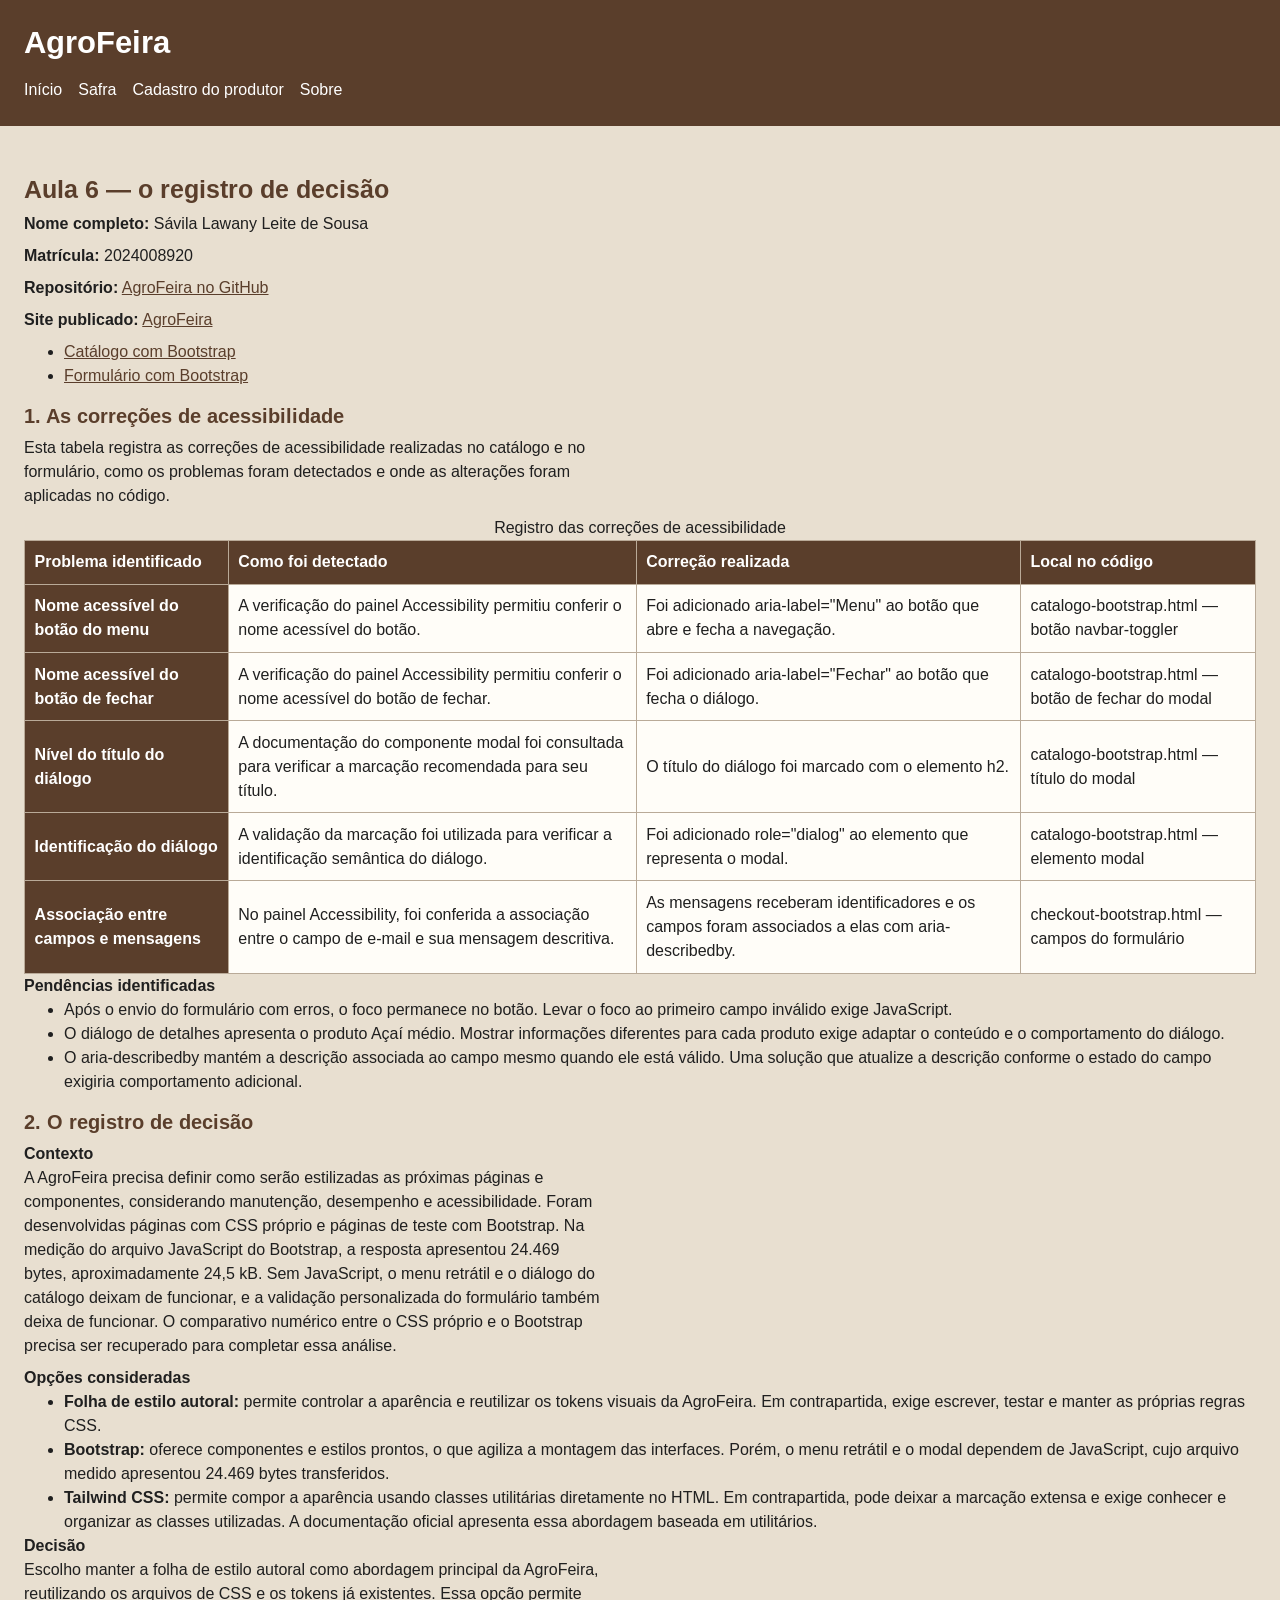
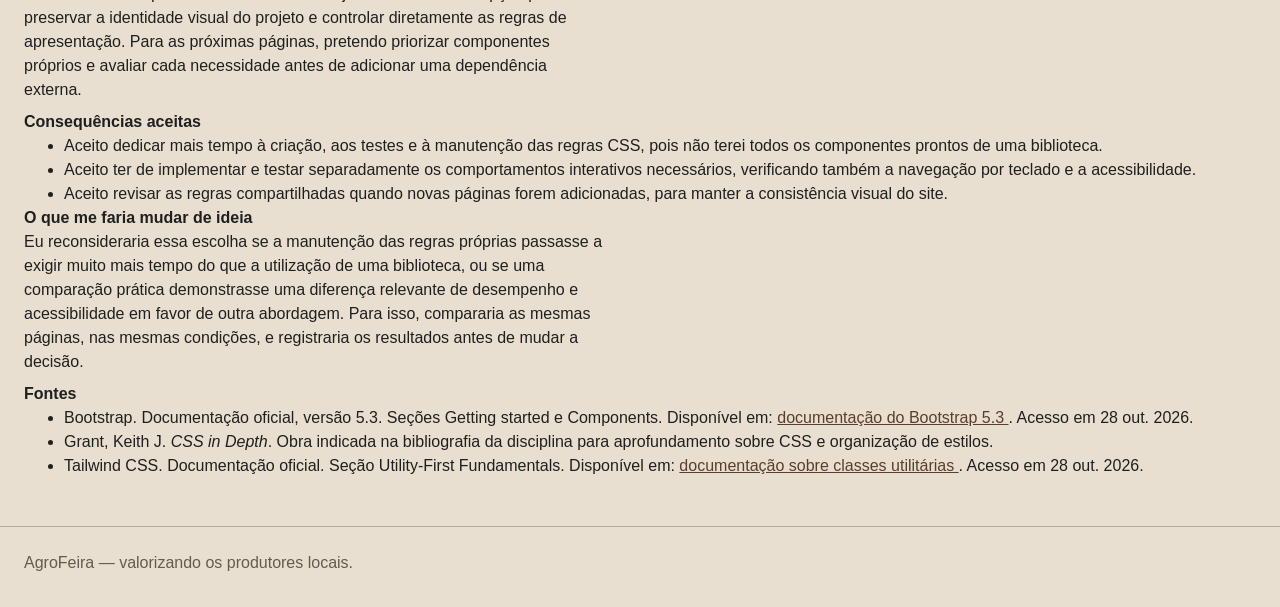
<file: decisao.html>
<!DOCTYPE html>
<html lang="pt-BR">
<head>
    <meta charset="UTF-8">
    <meta name="viewport" content="width=device-width, initial-scale=1.0">
    <title>AgroFeira - Registro de decisão - Sávila Sousa</title>

    <link rel="preconnect" href="https://fonts.googleapis.com">
    <link rel="preconnect" href="https://fonts.gstatic.com" crossorigin>
    <link href="https://fonts.googleapis.com/css2?family=Arimo:ital,wght@0,400..700;1,400..700&display=swap" rel="stylesheet">

    <link rel="stylesheet" href="reset.css">
    <link rel="stylesheet" href="tokens.css">
    <link rel="stylesheet" href="estilo.css">
</head>

<body>

    <a href="#conteudo" class="pular">Pular para o conteúdo</a>

    <header class="cabecalho-site">
        <h1>AgroFeira</h1>

        <nav aria-label="Principal">
            <ul class="menu">
                <li><a href="index.html">Início</a></li>
                <li><a href="safra.html">Safra</a></li>
                <li><a href="cadastro-produtor.html">Cadastro do produtor</a></li>
                <li><a href="sobre.html">Sobre</a></li>
            </ul>
        </nav>
    </header>

    <main id="conteudo">

        <h2>Aula 6 — o registro de decisão</h2>

        <p><strong>Nome completo:</strong> Sávila Lawany Leite de Sousa</p>
        <p><strong>Matrícula:</strong> 2024008920</p>

        <p>
            <strong>Repositório:</strong>
            <a href="https://github.com/salawany/Agrofeira-salawany">
                AgroFeira no GitHub
            </a>
        </p>

        <p>
            <strong>Site publicado:</strong>
            <a href="https://salawany.github.io/Agrofeira-salawany/">
                AgroFeira
            </a>
        </p>

        <ul>
            <li>
                <a href="catalogo-bootstrap.html">Catálogo com Bootstrap</a>
            </li>
            <li>
                <a href="checkout-bootstrap.html">Formulário com Bootstrap</a>
            </li>
        </ul>

        <section aria-labelledby="correcoes">
            <h3 id="correcoes">1. As correções de acessibilidade</h3>

            <p>
                Esta tabela registra as correções de acessibilidade realizadas
                no catálogo e no formulário, como os problemas foram detectados
                e onde as alterações foram aplicadas no código.
            </p>

            <table class="tabela-safra">
                <caption>Registro das correções de acessibilidade</caption>

                <thead>
                    <tr>
                        <th scope="col">Problema identificado</th>
                        <th scope="col">Como foi detectado</th>
                        <th scope="col">Correção realizada</th>
                        <th scope="col">Local no código</th>
                    </tr>
                </thead>

                <tbody>
                    <tr>
                        <th scope="row">Nome acessível do botão do menu</th>
                        <td>
                            A verificação do painel Accessibility permitiu
                            conferir o nome acessível do botão.
                        </td>
                        <td>
                            Foi adicionado aria-label="Menu" ao botão
                            que abre e fecha a navegação.
                        </td>
                        <td>
                            catalogo-bootstrap.html — botão navbar-toggler
                        </td>
                    </tr>

                    <tr>
                        <th scope="row">Nome acessível do botão de fechar</th>
                        <td>
                            A verificação do painel Accessibility permitiu
                            conferir o nome acessível do botão de fechar.
                        </td>
                        <td>
                            Foi adicionado aria-label="Fechar" ao botão
                            que fecha o diálogo.
                        </td>
                        <td>
                            catalogo-bootstrap.html — botão de fechar
                            do modal
                        </td>
                    </tr>

                    <tr>
                        <th scope="row">Nível do título do diálogo</th>
                        <td>
                            A documentação do componente modal foi consultada
                            para verificar a marcação recomendada para seu título.
                        </td>
                        <td>
                            O título do diálogo foi marcado com o elemento h2.
                        </td>
                        <td>
                            catalogo-bootstrap.html — título do modal
                        </td>
                    </tr>

                    <tr>
                        <th scope="row">Identificação do diálogo</th>
                        <td>
                            A validação da marcação foi utilizada para verificar
                            a identificação semântica do diálogo.
                        </td>
                        <td>
                            Foi adicionado role="dialog" ao elemento
                            que representa o modal.
                        </td>
                        <td>
                            catalogo-bootstrap.html — elemento modal
                        </td>
                    </tr>

                    <tr>
                        <th scope="row">Associação entre campos e mensagens</th>
                        <td>
                            No painel Accessibility, foi conferida a associação
                            entre o campo de e-mail e sua mensagem descritiva.
                        </td>
                        <td>
                            As mensagens receberam identificadores e os campos
                            foram associados a elas com aria-describedby.
                        </td>
                        <td>
                            checkout-bootstrap.html — campos do formulário
                        </td>
                    </tr>
                </tbody>
            </table>

            <h4>Pendências identificadas</h4>

            <ul>
                <li>
                    Após o envio do formulário com erros, o foco permanece
                    no botão. Levar o foco ao primeiro campo inválido exige
                    JavaScript.
                </li>
                <li>
                    O diálogo de detalhes apresenta o produto Açaí médio.
                    Mostrar informações diferentes para cada produto exige
                    adaptar o conteúdo e o comportamento do diálogo.
                </li>
                <li>
                    O aria-describedby mantém a descrição associada ao campo
                    mesmo quando ele está válido. Uma solução que atualize
                    a descrição conforme o estado do campo exigiria
                    comportamento adicional.
                </li>
            </ul>
        </section>

        <section aria-labelledby="registro">
            <h3 id="registro">2. O registro de decisão</h3>

            <h4>Contexto</h4>
            <p>
                A AgroFeira precisa definir como serão estilizadas as próximas
                páginas e componentes, considerando manutenção, desempenho
                e acessibilidade. Foram desenvolvidas páginas com CSS próprio
                e páginas de teste com Bootstrap. Na medição do arquivo
                JavaScript do Bootstrap, a resposta apresentou 24.469 bytes,
                aproximadamente 24,5 kB. Sem JavaScript, o menu retrátil
                e o diálogo do catálogo deixam de funcionar, e a validação
                personalizada do formulário também deixa de funcionar.
                O comparativo numérico entre o CSS próprio e o Bootstrap
                precisa ser recuperado para completar essa análise.
            </p>

            <h4>Opções consideradas</h4>
            <ul>
                <li>
                    <strong>Folha de estilo autoral:</strong>
                    permite controlar a aparência e reutilizar os tokens
                    visuais da AgroFeira. Em contrapartida, exige escrever,
                    testar e manter as próprias regras CSS.
                </li>
                <li>
                    <strong>Bootstrap:</strong>
                    oferece componentes e estilos prontos, o que agiliza
                    a montagem das interfaces. Porém, o menu retrátil
                    e o modal dependem de JavaScript, cujo arquivo medido
                    apresentou 24.469 bytes transferidos.
                </li>
                <li>
                    <strong>Tailwind CSS:</strong>
                    permite compor a aparência usando classes utilitárias
                    diretamente no HTML. Em contrapartida, pode deixar
                    a marcação extensa e exige conhecer e organizar
                    as classes utilizadas. A documentação oficial apresenta
                    essa abordagem baseada em utilitários.
                </li>
            </ul>

            <h4>Decisão</h4>
            <p>
                Escolho manter a folha de estilo autoral como abordagem
                principal da AgroFeira, reutilizando os arquivos de CSS
                e os tokens já existentes. Essa opção permite preservar
                a identidade visual do projeto e controlar diretamente
                as regras de apresentação. Para as próximas páginas,
                pretendo priorizar componentes próprios e avaliar cada
                necessidade antes de adicionar uma dependência externa.
            </p>

            <h4>Consequências aceitas</h4>
            <ul>
                <li>
                    Aceito dedicar mais tempo à criação, aos testes e
                    à manutenção das regras CSS, pois não terei todos
                    os componentes prontos de uma biblioteca.
                </li>
                <li>
                    Aceito ter de implementar e testar separadamente
                    os comportamentos interativos necessários, verificando
                    também a navegação por teclado e a acessibilidade.
                </li>
                <li>
                    Aceito revisar as regras compartilhadas quando novas
                    páginas forem adicionadas, para manter a consistência
                    visual do site.
                </li>
            </ul>

            <h4>O que me faria mudar de ideia</h4>
            <p>
                Eu reconsideraria essa escolha se a manutenção das regras
                próprias passasse a exigir muito mais tempo do que a
                utilização de uma biblioteca, ou se uma comparação prática
                demonstrasse uma diferença relevante de desempenho e
                acessibilidade em favor de outra abordagem. Para isso,
                compararia as mesmas páginas, nas mesmas condições,
                e registraria os resultados antes de mudar a decisão.
            </p>

            <h4>Fontes</h4>
            <ul>
                <li>
                    Bootstrap. Documentação oficial, versão 5.3.
                    Seções Getting started e Components. Disponível em:
                    <a href="https://getbootstrap.com/docs/5.3/">
                        documentação do Bootstrap 5.3
                    </a>.
                    Acesso em 28 out. 2026.
                </li>
                <li>
                    Grant, Keith J. <em>CSS in Depth</em>.
                    Obra indicada na bibliografia da disciplina para
                    aprofundamento sobre CSS e organização de estilos.
                </li>
                <li>
                    Tailwind CSS. Documentação oficial.
                    Seção Utility-First Fundamentals. Disponível em:
                    <a href="https://tailwindcss.com/docs/styling-with-utility-classes">
                        documentação sobre classes utilitárias
                    </a>.
                    Acesso em 28 out. 2026.
                </li>
            </ul>
        </section>

    </main>

    <footer class="rodape-site">
        <p>AgroFeira — valorizando os produtores locais.</p>
    </footer>

</body>
</html>
</file>
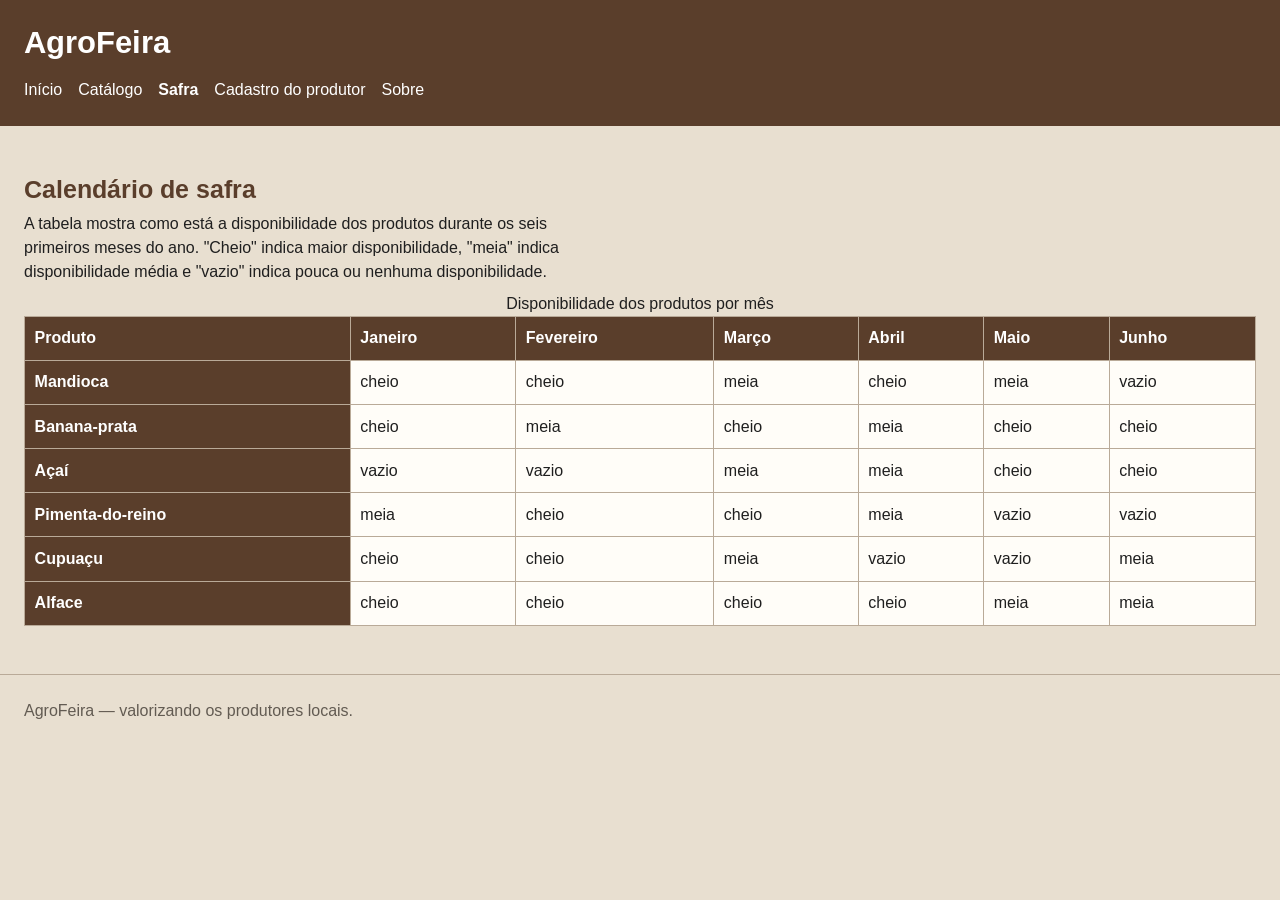
<file: safra.html>
<!DOCTYPE html>
<html lang="pt-BR">
<head>
    <meta charset="UTF-8">
    <meta name="viewport" content="width=device-width, initial-scale=1.0">
    <title>AgroFeira - Safra</title>

    <link rel="preconnect" href="https://fonts.googleapis.com">
    <link rel="preconnect" href="https://fonts.gstatic.com" crossorigin>
    <link href="https://fonts.googleapis.com/css2?family=Arimo:ital,wght@0,400..700;1,400..700&display=swap" rel="stylesheet">
    
    <link rel="stylesheet" href="reset.css">
    <link rel="stylesheet" href="tokens.css">
    <link rel="stylesheet" href="estilo.css">
</head>

<body>

    <a href="#conteudo" class="pular">Pular para o conteúdo</a>

    <header class="cabecalho-site">
        <h1>AgroFeira</h1>

        <nav aria-label="Principal">
            <ul class="menu">
                <li><a href="index.html">Início</a></li>
                <li><a href="catalogo.html">Catálogo</a></li>
                <li><a href="safra.html" aria-current="page">Safra</a></li>
                <li><a href="cadastro-produtor.html">Cadastro do produtor</a></li>
                <li><a href="sobre.html">Sobre</a></li>
            </ul>
        </nav>
    </header>

    <main id="conteudo">

        <h2>Calendário de safra</h2>

        <p id="descricao-safra">
            A tabela mostra como está a disponibilidade dos produtos
            durante os seis primeiros meses do ano. "Cheio" indica
            maior disponibilidade, "meia" indica disponibilidade média
            e "vazio" indica pouca ou nenhuma disponibilidade.
        </p>

        <table class="tabela-safra">
            <caption>Disponibilidade dos produtos por mês</caption>

            <thead>
                <tr>
                    <th scope="col">Produto</th>
                    <th scope="col">Janeiro</th>
                    <th scope="col">Fevereiro</th>
                    <th scope="col">Março</th>
                    <th scope="col">Abril</th>
                    <th scope="col">Maio</th>
                    <th scope="col">Junho</th>
                </tr>
            </thead>

            <tbody>

                <tr>
                    <th scope="row">Mandioca</th>
                    <td>cheio</td>
                    <td>cheio</td>
                    <td>meia</td>
                    <td>cheio</td>
                    <td>meia</td>
                    <td>vazio</td>
                </tr>

                <tr>
                    <th scope="row">Banana-prata</th>
                    <td>cheio</td>
                    <td>meia</td>
                    <td>cheio</td>
                    <td>meia</td>
                    <td>cheio</td>
                    <td>cheio</td>
                </tr>

                <tr>
                    <th scope="row">Açaí</th>
                    <td>vazio</td>
                    <td>vazio</td>
                    <td>meia</td>
                    <td>meia</td>
                    <td>cheio</td>
                    <td>cheio</td>
                </tr>

                <tr>
                    <th scope="row">Pimenta-do-reino</th>
                    <td>meia</td>
                    <td>cheio</td>
                    <td>cheio</td>
                    <td>meia</td>
                    <td>vazio</td>
                    <td>vazio</td>
                </tr>

                <tr>
                    <th scope="row">Cupuaçu</th>
                    <td>cheio</td>
                    <td>cheio</td>
                    <td>meia</td>
                    <td>vazio</td>
                    <td>vazio</td>
                    <td>meia</td>
                </tr>

                <tr>
                    <th scope="row">Alface</th>
                    <td>cheio</td>
                    <td>cheio</td>
                    <td>cheio</td>
                    <td>cheio</td>
                    <td>meia</td>
                    <td>meia</td>
                </tr>

            </tbody>
        </table>

    </main>

    <footer class="rodape-site">
        <p>AgroFeira — valorizando os produtores locais.</p>
    </footer>

</body>
</html>
</file>
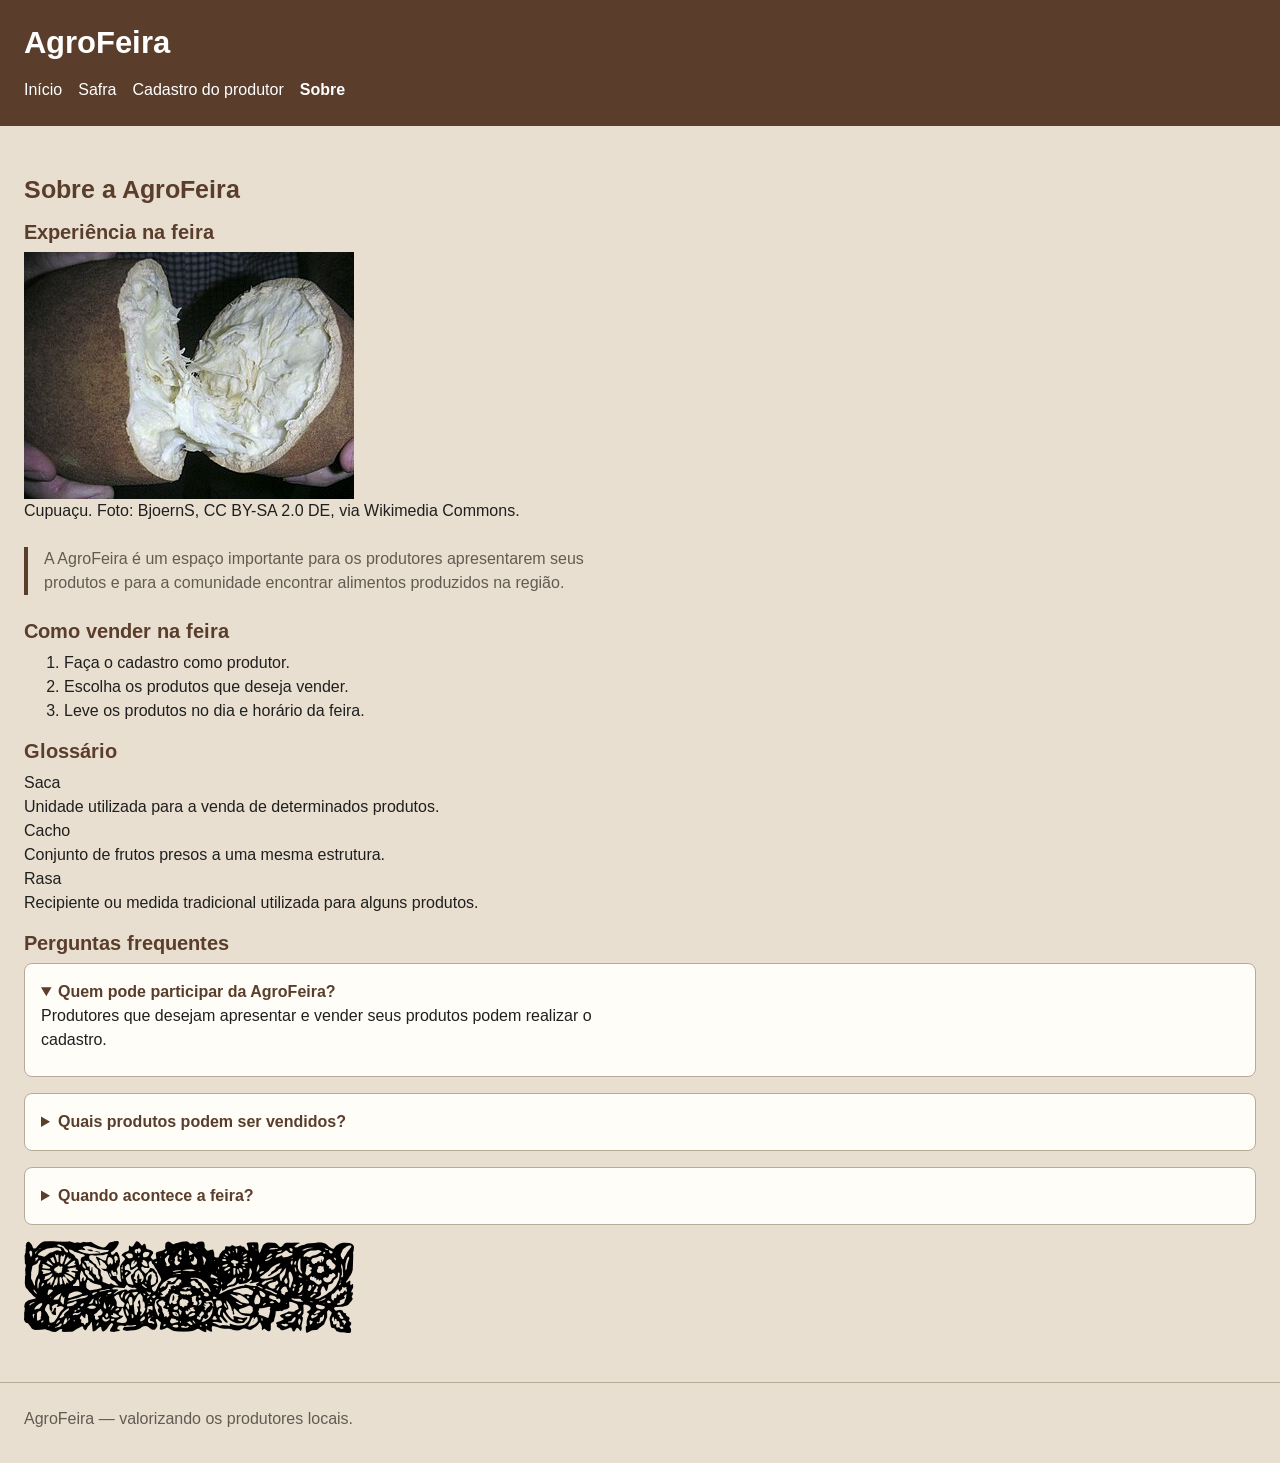
<file: sobre.html>
<!DOCTYPE html>
<html lang="pt-BR">
<head>
    <meta charset="UTF-8">
    <meta name="viewport" content="width=device-width, initial-scale=1.0">
    <title>AgroFeira - Sobre</title>

    <link rel="preconnect" href="https://fonts.googleapis.com">
    <link rel="preconnect" href="https://fonts.gstatic.com" crossorigin>
    <link href="https://fonts.googleapis.com/css2?family=Arimo:ital,wght@0,400..700;1,400..700&display=swap" rel="stylesheet">
    
    <link rel="stylesheet" href="reset.css">
    <link rel="stylesheet" href="tokens.css">
    <link rel="stylesheet" href="estilo.css">
</head>

<body>

    <a href="#conteudo" class="pular">Pular para o conteúdo</a>

    <header class="cabecalho-site">
        <h1>AgroFeira</h1>

        <nav aria-label="Principal">
            <ul class="menu">
                <li><a href="index.html">Início</a></li>
                <li><a href="safra.html">Safra</a></li>
                <li><a href="cadastro-produtor.html">Cadastro do produtor</a></li>
                <li><a href="sobre.html" aria-current="page">Sobre</a></li>
            </ul>
        </nav>
    </header>

    <main id="conteudo">

        <h2>Sobre a AgroFeira</h2>

        <article>

            <h3>Experiência na feira</h3>

            <figure>
                <img src="imagem/cupuacu.jpg"
                     width="330"
                     height="247"
                     loading="lazy"
                     alt="Cupuaçus maduros em uma cesta">

                <figcaption>
                    Cupuaçu.
                    Foto: BjoernS, CC BY-SA 2.0 DE, via Wikimedia Commons.
                </figcaption>
            </figure>

            <blockquote>
                <p>
                    A AgroFeira é um espaço importante para os produtores
                    apresentarem seus produtos e para a comunidade encontrar
                    alimentos produzidos na região.
                </p>
            </blockquote>

        </article>

        <section>

            <h3>Como vender na feira</h3>

            <ol>
                <li>Faça o cadastro como produtor.</li>
                <li>Escolha os produtos que deseja vender.</li>
                <li>Leve os produtos no dia e horário da feira.</li>
            </ol>

        </section>

        <section>

            <h3>Glossário</h3>

            <dl>

                <dt>Saca</dt>
                <dd>Unidade utilizada para a venda de determinados produtos.</dd>

                <dt>Cacho</dt>
                <dd>Conjunto de frutos presos a uma mesma estrutura.</dd>

                <dt>Rasa</dt>
                <dd>Recipiente ou medida tradicional utilizada para alguns produtos.</dd>

            </dl>

        </section>

        <section>

            <h3>Perguntas frequentes</h3>

            <details name="perguntas" open class="pergunta">
                <summary>Quem pode participar da AgroFeira?</summary>
                <p>
                    Produtores que desejam apresentar e vender seus produtos
                    podem realizar o cadastro.
                </p>
            </details>

            <details name="perguntas" class="pergunta">
                <summary>Quais produtos podem ser vendidos?</summary>
                <p>
                    A feira trabalha com os produtos apresentados na lista
                    da página inicial.
                </p>
            </details>

            <details name="perguntas" class="pergunta">
                <summary>Quando acontece a feira?</summary>
                <p>
                    A feira acontece aos sábados, pela manhã.
                </p>
            </details>

        </section>

        <img src="imagem/enfeite.png"
             width="330"
             height="93"
             alt="">

    </main>

    <footer class="rodape-site">
        <p>AgroFeira — valorizando os produtores locais.</p>
    </footer>

</body>
</html>
</file>
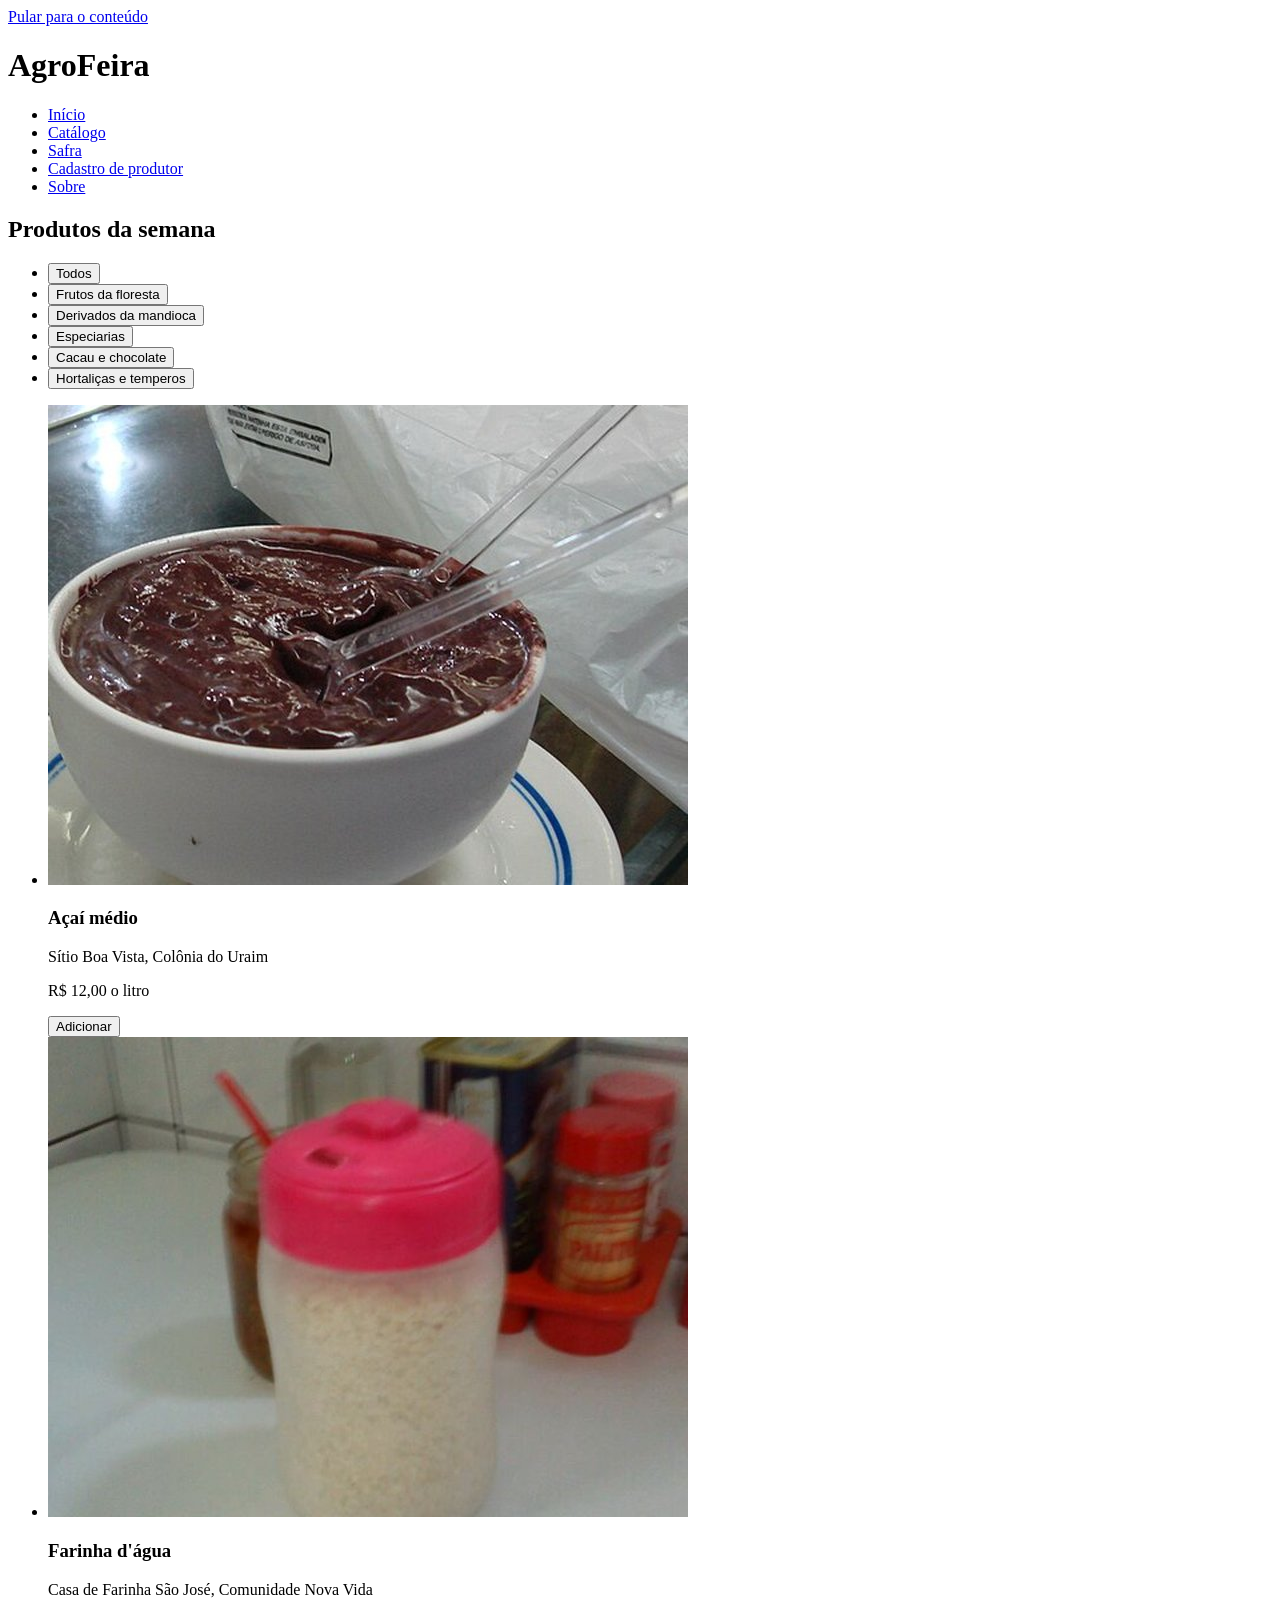
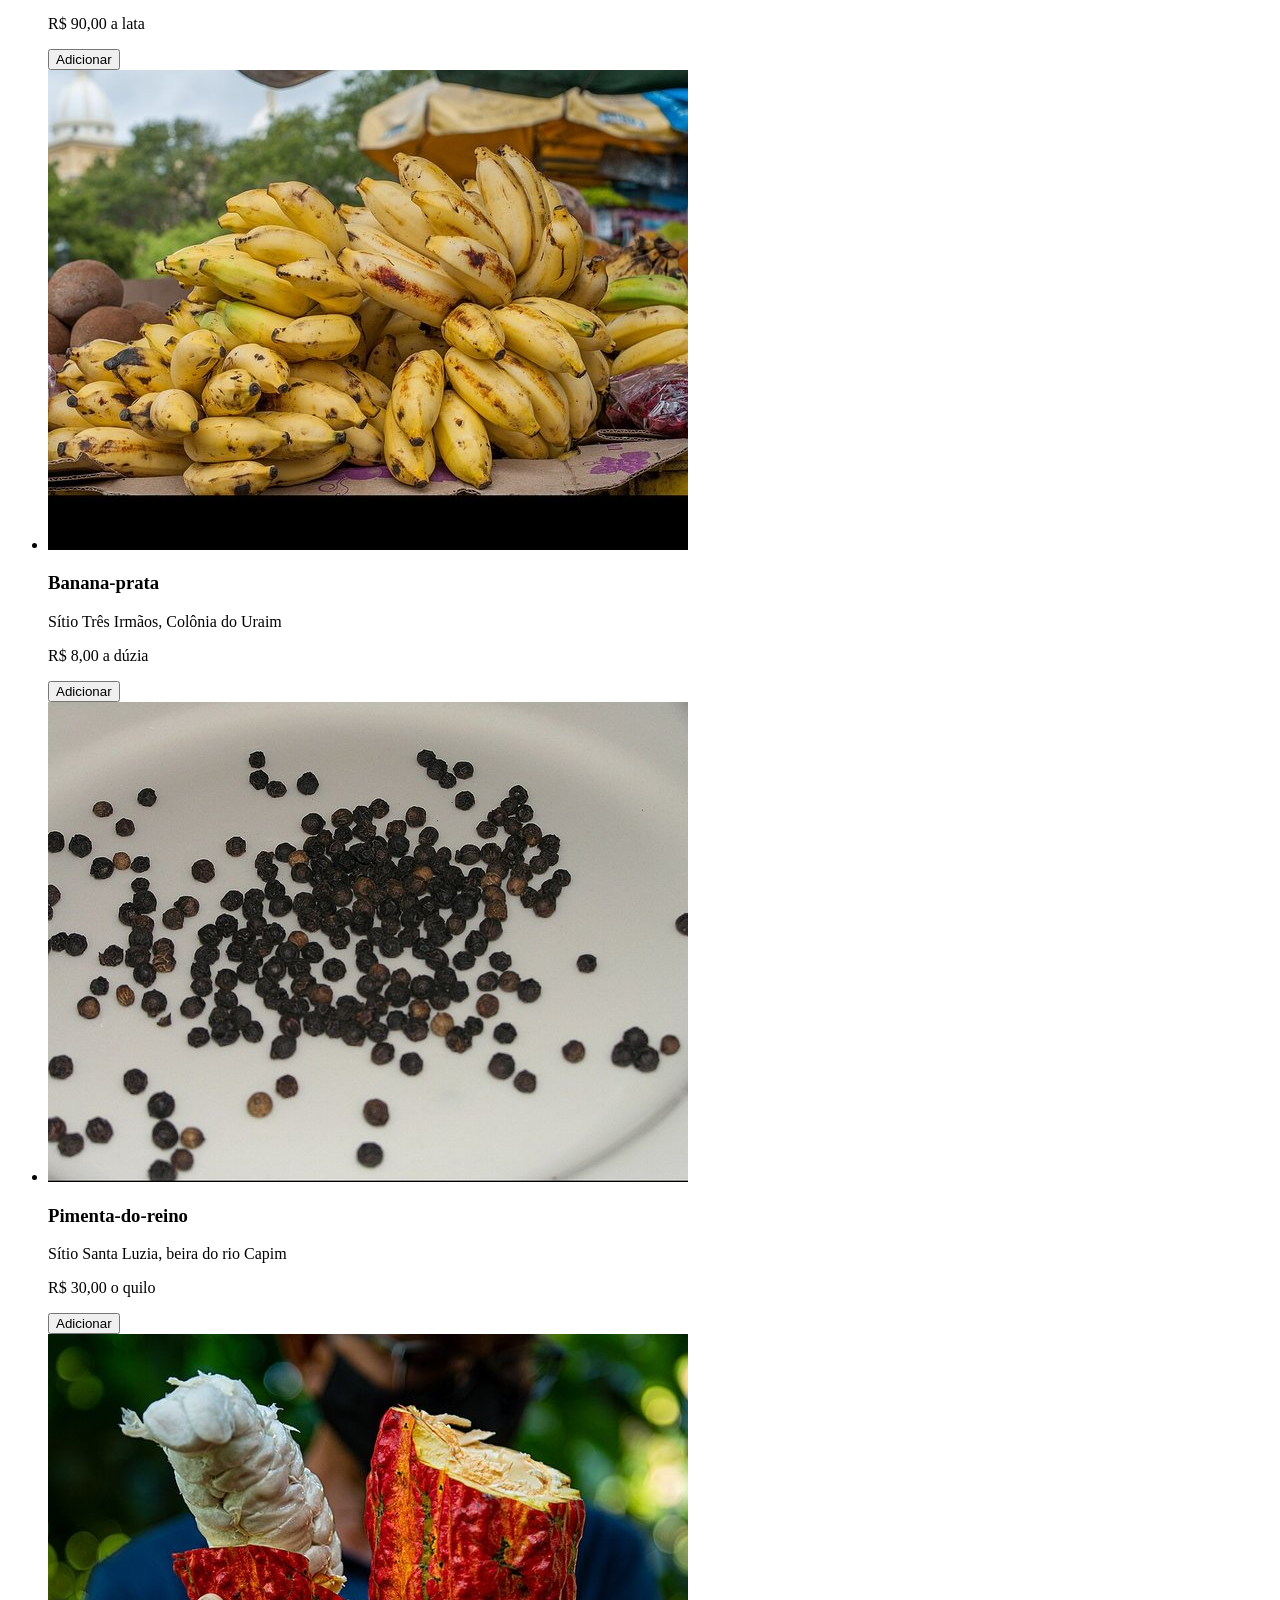
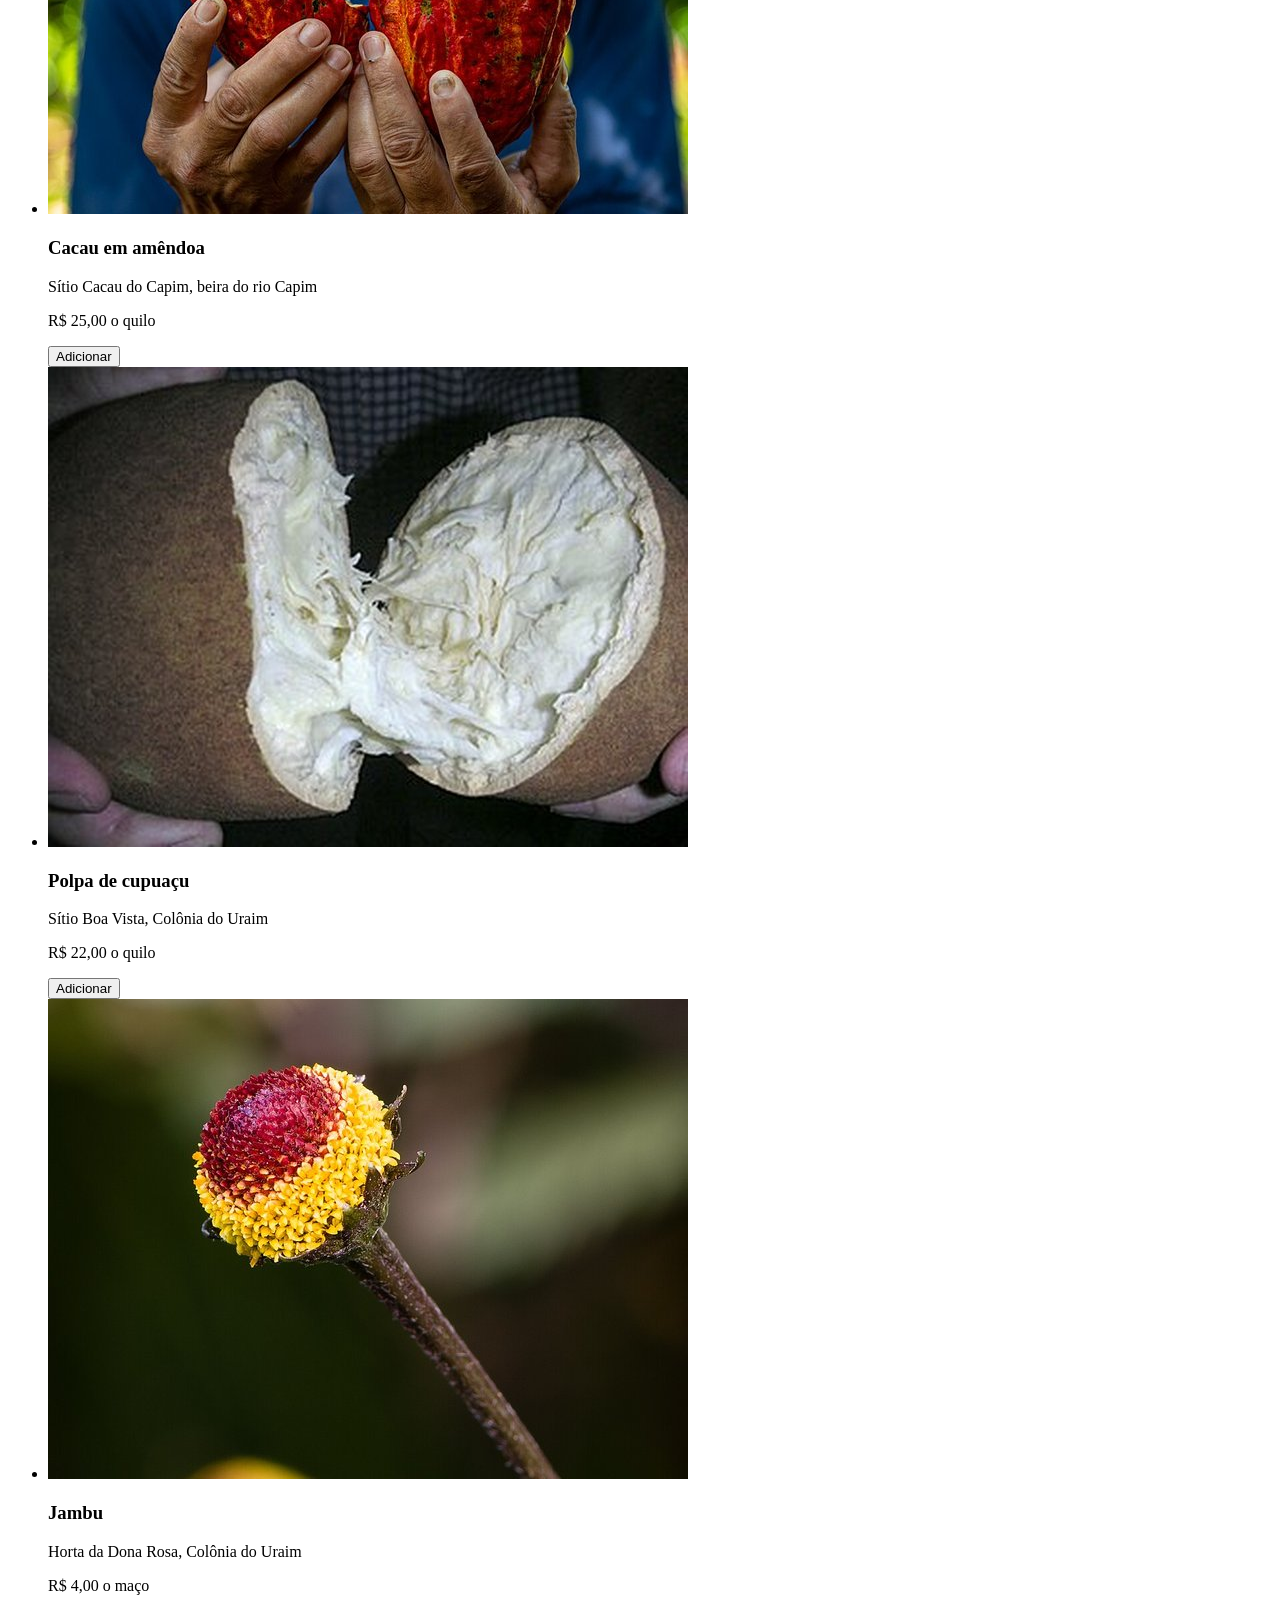
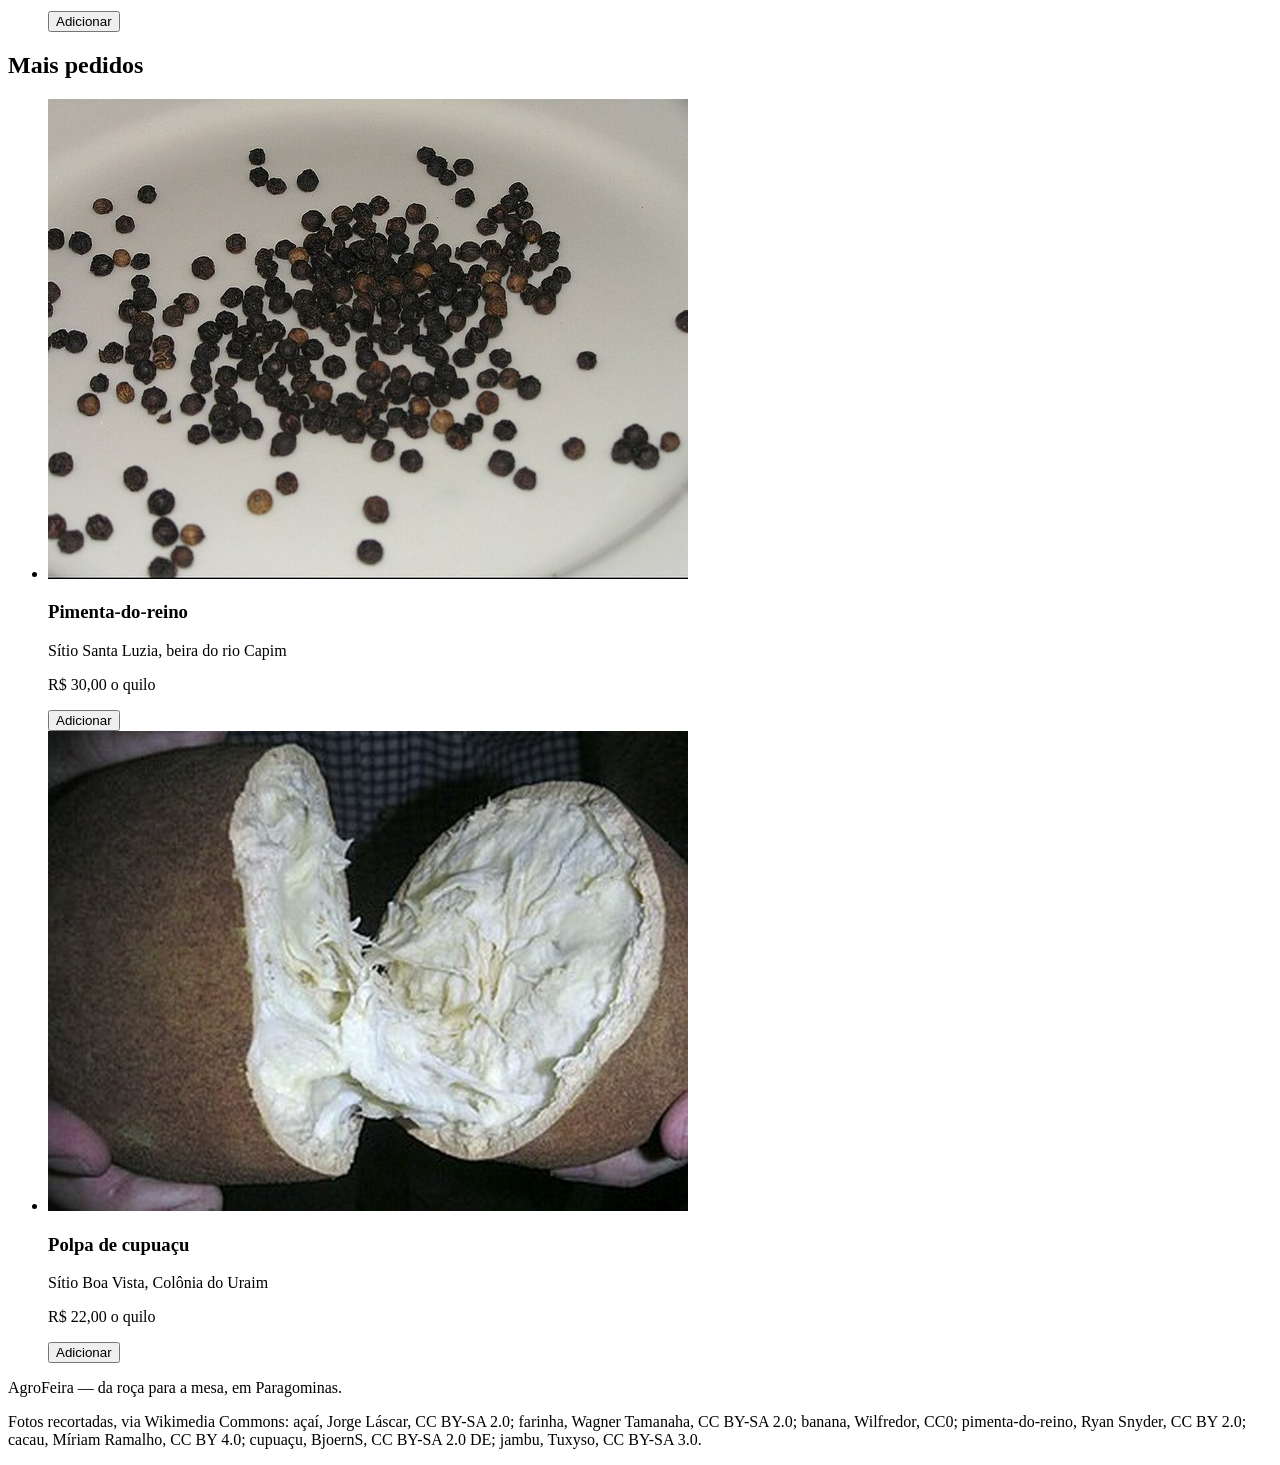
<file: aula04/inicio/catalogo.html>
<!doctype html>
<html lang="pt-BR">
  <head>
    <meta charset="utf-8">
    <meta name="viewport" content="width=device-width, initial-scale=1">
    <title>AgroFeira — catálogo</title>
  </head>
  <body class="pagina-catalogo">
    <a class="pular" href="#conteudo">Pular para o conteúdo</a>
    <header class="cabecalho-site">
      <h1>AgroFeira</h1>
    </header>
    <nav aria-label="Principal">
      <ul class="menu">
        <li><a href="index.html">Início</a></li>
        <li><a href="catalogo.html" aria-current="page">Catálogo</a></li>
        <li><a href="safra.html">Safra</a></li>
        <li><a href="cadastro-produtor.html">Cadastro de produtor</a></li>
        <li><a href="sobre.html">Sobre</a></li>
      </ul>
    </nav>
    <main id="conteudo">
      <h2>Produtos da semana</h2>
      <nav aria-label="Categorias">
        <ul class="barra-categorias">
          <li><button type="button">Todos</button></li>
          <li><button type="button">Frutos da floresta</button></li>
          <li><button type="button">Derivados da mandioca</button></li>
          <li><button type="button">Especiarias</button></li>
          <li><button type="button">Cacau e chocolate</button></li>
          <li><button type="button">Hortaliças e temperos</button></li>
        </ul>
      </nav>
      <ul class="lista-produtos">
        <li class="cartao-produto destaque">
          <article>
            <img src="acai.jpg" width="640" height="480"
              alt="Tigela de açaí batido, com duas colheres de plástico">
            <h3>Açaí médio</h3>
            <p class="produtor">Sítio Boa Vista, Colônia do Uraim</p>
            <p class="preco">R$ 12,00 o litro</p>
            <button type="button">Adicionar</button>
          </article>
        </li>
        <li class="cartao-produto">
          <article>
            <img src="farinha.jpg" width="640" height="480"
              alt="Pote de farinha de mandioca sobre a mesa">
            <h3>Farinha d'água</h3>
            <p class="produtor">Casa de Farinha São José, Comunidade Nova Vida</p>
            <p class="preco">R$ 90,00 a lata</p>
            <button type="button">Adicionar</button>
          </article>
        </li>
        <li class="cartao-produto">
          <article>
            <img src="banana.jpg" width="640" height="480"
              alt="Cachos de banana empilhados numa banca de feira">
            <h3>Banana-prata</h3>
            <p class="produtor">Sítio Três Irmãos, Colônia do Uraim</p>
            <p class="preco">R$ 8,00 a dúzia</p>
            <button type="button">Adicionar</button>
          </article>
        </li>
        <li class="cartao-produto">
          <article>
            <img src="pimenta.jpg" width="640" height="480"
              alt="Grãos de pimenta-do-reino espalhados num prato branco">
            <h3>Pimenta-do-reino</h3>
            <p class="produtor">Sítio Santa Luzia, beira do rio Capim</p>
            <p class="preco">R$ 30,00 o quilo</p>
            <button type="button">Adicionar</button>
          </article>
        </li>
        <li class="cartao-produto">
          <article>
            <img src="cacau.jpg" width="640" height="480"
              alt="Mãos abrindo um fruto de cacau vermelho, com a polpa branca à mostra">
            <h3>Cacau em amêndoa</h3>
            <p class="produtor">Sítio Cacau do Capim, beira do rio Capim</p>
            <p class="preco">R$ 25,00 o quilo</p>
            <button type="button">Adicionar</button>
          </article>
        </li>
        <li class="cartao-produto">
          <article>
            <img src="cupuacu-640.jpg" width="640" height="480"
              alt="Cupuaçu aberto ao meio, com a polpa branca">
            <h3>Polpa de cupuaçu</h3>
            <p class="produtor">Sítio Boa Vista, Colônia do Uraim</p>
            <p class="preco">R$ 22,00 o quilo</p>
            <button type="button">Adicionar</button>
          </article>
        </li>
        <li class="cartao-produto">
          <article>
            <img src="jambu.jpg" width="640" height="480"
              alt="Flor de jambu, amarela com o centro vermelho">
            <h3>Jambu</h3>
            <p class="produtor">Horta da Dona Rosa, Colônia do Uraim</p>
            <p class="preco">R$ 4,00 o maço</p>
            <button type="button">Adicionar</button>
          </article>
        </li>
      </ul>
    </main>
    <aside class="lateral">
      <h2>Mais pedidos</h2>
      <ul class="lista-produtos">
        <li class="cartao-produto">
          <article>
            <img src="pimenta.jpg" width="640" height="480"
              alt="Grãos de pimenta-do-reino espalhados num prato branco">
            <h3>Pimenta-do-reino</h3>
            <p class="produtor">Sítio Santa Luzia, beira do rio Capim</p>
            <p class="preco">R$ 30,00 o quilo</p>
            <button type="button">Adicionar</button>
          </article>
        </li>
        <li class="cartao-produto">
          <article>
            <img src="cupuacu-640.jpg" width="640" height="480"
              alt="Cupuaçu aberto ao meio, com a polpa branca">
            <h3>Polpa de cupuaçu</h3>
            <p class="produtor">Sítio Boa Vista, Colônia do Uraim</p>
            <p class="preco">R$ 22,00 o quilo</p>
            <button type="button">Adicionar</button>
          </article>
        </li>
      </ul>
    </aside>
    <footer class="rodape-site">
      <p>AgroFeira — da roça para a mesa, em Paragominas.</p>
      <p class="creditos">Fotos recortadas, via Wikimedia Commons: açaí, Jorge Láscar, CC BY-SA 2.0; farinha, Wagner Tamanaha, CC BY-SA 2.0; banana, Wilfredor, CC0; pimenta-do-reino, Ryan Snyder, CC BY 2.0; cacau, Míriam Ramalho, CC BY 4.0; cupuaçu, BjoernS, CC BY-SA 2.0 DE; jambu, Tuxyso, CC BY-SA 3.0.</p>
    </footer>
  </body>
</html>
</file>
<file: tokens.css>
@layer base {
  :root {
    /* Cores */
    --cor-fundo: #E8DFD0;
    --cor-superficie: #FFFDF8; /* 16.21:1 com --cor-texto — AA */
    --cor-texto: #1F1F1F; /* 12.48:1 sobre --cor-fundo — AA */
    --cor-texto-suave: #625B52; /* 6.58:1 sobre --cor-superficie — AA */
    --cor-marca: #5A3E2B; /* 9.57:1 sobre --cor-superficie — AA */
    --cor-marca-forte: #402B1D;
    --cor-marca-rgb: 90, 62, 43; /* Cópia de --cor-marca */
    --cor-marca-forte-rgb: 64, 43, 29; /* Cópia de --cor-marca-forte */
    --cor-sobremarca: #FFFFFF; /* 9.73:1 sobre --cor-marca — AA */
    --cor-borda: #B9AA98;

    /* Fonte */
    --fonte-texto: Arial, sans-serif;
    --fonte-titulo: "Arimo", sans-serif;

    /* Tamanhos */
    /* Multiplicador escolhido: 1.25 */
    --tamanho-texto: 1rem;
    --tamanho-h3: 1.25rem;
    --tamanho-h2: 1.563rem;
    --tamanho-h1: 1.954rem;

    /* Espaçamentos */
    --espaco-1: 0.5rem;
    --espaco-2: 1rem;
    --espaco-3: 1.5rem;
    --espaco-4: 2rem;

    /* Outros */
    --raio: 8px;
    --sombra: 0 2px 6px rgb(0 0 0 / 15%);
  }

  @media (prefers-color-scheme: dark) {
    :root {
      --cor-marca-rgb: 90, 62, 43; /* Cópia de --cor-marca */
      --cor-marca-forte-rgb: 64, 43, 29; /* Cópia de --cor-marca-forte */
    }
  }
}
</file>
<file: estilo.css>
/* Página */
body {
  background-color: var(--cor-fundo);
  color: var(--cor-texto);
  font-family: var(--fonte-texto);
  font-size: var(--tamanho-texto);
  line-height: 1.5;
}

/* Conteúdo principal */
main {
  padding: var(--espaco-3);
}

/* Títulos */
h1,
h2,
h3 {
  font-family: var(--fonte-titulo);
  line-height: 1.2;
}

h1 {
  font-size: var(--tamanho-h1);
}

h2 {
  font-size: var(--tamanho-h2);
  color: var(--cor-marca);
  margin-top: var(--espaco-3);
  margin-bottom: var(--espaco-1);
}

h3 {
  font-size: var(--tamanho-h3);
  color: var(--cor-marca);
  margin-top: var(--espaco-2);
  margin-bottom: var(--espaco-1);
}

/* Parágrafos */
p {
  max-width: 65ch;
  margin-bottom: var(--espaco-1);
}

/* Cabeçalho */
.cabecalho-site {
  background-color: var(--cor-marca);
  color: var(--cor-sobremarca);
  padding: var(--espaco-3);
}

.cabecalho-site h1 {
  color: var(--cor-sobremarca);
  margin-bottom: var(--espaco-2);
}

/* Menu */
.menu {
  list-style: none;
  display: flex;
  flex-wrap: wrap;
  gap: var(--espaco-2);
  margin: 0;
  padding: 0;
}

.menu a {
  color: var(--cor-sobremarca);
  text-decoration: none;
}

.menu a[aria-current="page"] {
  font-weight: bold;
}

/* Links */
a {
  color: var(--cor-marca);
}

a:hover {
  text-decoration: underline;
}

/* Imagens */
img {
  max-width: 100%;
  height: auto;
  display: block;
}

/* Figura de destaque */
.figura-destaque {
  margin: var(--espaco-3) 0;
}

.figura-destaque figcaption {
  color: var(--cor-texto-suave);
  margin-top: var(--espaco-1);
}

/* Lista de produtos */
.lista-produtos {
  list-style: none;
  display: grid;
  gap: var(--espaco-2);
  margin: 0;
  padding: 0;
}

/* Cards dos produtos */
.cartao-produto {
  background-color: var(--cor-superficie);
  border: 1px solid var(--cor-borda);
  border-radius: var(--raio);
  box-shadow: var(--sombra);
  padding: var(--espaco-2);
  max-width: 40rem;
}

/* Aviso */
.aviso {
  background-color: var(--cor-superficie);
  border: 1px solid var(--cor-borda);
  border-radius: var(--raio);
  padding: var(--espaco-2);
  margin-top: var(--espaco-3);
  max-width: 65ch;
}

/* Busca */
.busca {
  margin: var(--espaco-3) 0;
}

.busca input[type="search"] {
  border: 1px solid var(--cor-borda);
  border-radius: var(--raio);
  background-color: var(--cor-superficie);
  padding: 0.6em;
}

.busca button,
.formulario-cadastro button[type="submit"] {
  border: 1px solid var(--cor-marca);
  border-radius: var(--raio);
  background-color: var(--cor-marca);
  color: var(--cor-sobremarca);
  padding: 0.6em 1em;
  cursor: pointer;
}

/* Campos do formulário */
.formulario-cadastro input[type="text"],
.formulario-cadastro input[type="email"],
.formulario-cadastro input[type="tel"],
.formulario-cadastro input[type="number"],
.formulario-cadastro input[type="date"],
.formulario-cadastro select,
.formulario-cadastro textarea {
  border: 1px solid var(--cor-borda);
  border-radius: var(--raio);
  background-color: var(--cor-superficie);
  padding: 0.6em;
}

/* Fieldsets */
.formulario-cadastro fieldset {
  border: 1px solid var(--cor-borda);
  border-radius: var(--raio);
  padding: var(--espaco-2);
  margin-bottom: var(--espaco-2);
}

.formulario-cadastro fieldset fieldset {
  border: 0;
  padding: 0;
}

/* Legendas */
.formulario-cadastro legend {
  color: var(--cor-marca);
  font-weight: bold;
}

/* Tabela da Safra */
.tabela-safra {
  width: 100%;
  border-collapse: collapse;
  background-color: var(--cor-superficie);
}

.tabela-safra th,
.tabela-safra td {
  border: 1px solid var(--cor-borda);
  padding: 0.6em;
  text-align: left;
}

.tabela-safra th {
  background-color: var(--cor-marca);
  color: var(--cor-sobremarca);
}

/* Rodapé */
.rodape-site {
  border-top: 1px solid var(--cor-borda);
  color: var(--cor-texto-suave);
  padding: var(--espaco-3);
  margin-top: var(--espaco-3);
}

/* Formulário */
.formulario-cadastro {
  max-width: 70ch;
}

.formulario-cadastro label {
  display: block;
  margin-bottom: var(--espaco-1);
}

.formulario-cadastro input[type="text"],
.formulario-cadastro input[type="email"],
.formulario-cadastro input[type="tel"],
.formulario-cadastro input[type="number"],
.formulario-cadastro input[type="date"],
.formulario-cadastro select,
.formulario-cadastro textarea {
  width: 100%;
  box-sizing: border-box;
}

/* Área Sobre */
blockquote {
  border-left: 4px solid var(--cor-marca);
  color: var(--cor-texto-suave);
  margin: var(--espaco-3) 0;
  padding-left: var(--espaco-2);
}

details {
  background-color: var(--cor-superficie);
  border: 1px solid var(--cor-borda);
  border-radius: var(--raio);
  padding: var(--espaco-2);
  margin-bottom: var(--espaco-2);
}

summary {
  color: var(--cor-marca);
  font-weight: bold;
  cursor: pointer;
}

/* Área de acessibilidade */
.pular {
  position: absolute;
  left: -9999px;
}

.pular:focus {
  left: var(--espaco-2);
  top: var(--espaco-2);
  background-color: var(--cor-superficie);
  color: var(--cor-marca);
  padding: 0.5em;
  z-index: 10;
}
</file>
<file: casos.css>
/* Caso 1 */
/* Previsão: .aviso strong vence porque tem especificidade maior (0,1,1) do que strong (0,0,1). O texto ficará com a cor de --cor-marca. */
/* Conferido: resultado observado conforme a previsão. */
.aviso strong {
  color: var(--cor-marca);
}

strong {
  color: var(--cor-texto-suave);
}

/* Caso 2 */
/* Previsão: há empate de especificidade entre .busca label (0,1,1) e label[for] (0,1,1). Como label[for] aparece depois, ela vence pela ordem da declaração. O texto ficará com --cor-texto-suave. */
/* Conferido: resultado observado conforme a previsão. */
.busca label {
  color: var(--cor-marca);
}

label[for] {
  color: var(--cor-texto-suave);
}

/* Caso 3 */
/* Previsão: .rodape-site vence porque tem especificidade maior (0,1,0) do que footer p (0,0,2). Portanto, o rodapé ficará com --cor-marca. */
/* Conferido: resultado observado conforme a previsão. */
.rodape-site {
  color: var(--cor-marca);
}

footer p {
  color: var(--cor-texto);
}
</file>
<file: camadas.css>
@layer reset, base, componentes, utilitarios;
</file>
<file: base.css>
@layer base {
  body {
    background-color: var(--cor-fundo);
    color: var(--cor-texto);
    font-family: var(--fonte-texto);
    font-size: var(--tamanho-texto);
    line-height: 1.5;
  }

  main {
    padding: var(--espaco-3);
  }

  h1,
  h2,
  h3 {
    font-family: var(--fonte-titulo);
    line-height: 1.2;
  }

  h1 {
    font-size: var(--tamanho-h1);
  }

  h2 {
    font-size: var(--tamanho-h2);
    color: var(--cor-marca);
    margin-top: var(--espaco-3);
    margin-bottom: var(--espaco-1);
  }

  h3 {
    font-size: var(--tamanho-h3);
    color: var(--cor-marca);
    margin-top: var(--espaco-2);
    margin-bottom: var(--espaco-1);
  }

  p {
    max-width: 65ch;
    margin-bottom: var(--espaco-1);
  }

  a {
    color: var(--cor-marca);
  }

  a:hover {
    text-decoration: underline;
  }

  img {
    max-width: 100%;
    height: auto;
    display: block;
  }
}
</file>
<file: componentes.css>
@layer componentes {
  .cabecalho-site {
    background-color: var(--cor-marca);
    color: var(--cor-sobremarca);
    padding: var(--espaco-3);
  }

  .cabecalho-site h1 {
    color: var(--cor-sobremarca);
    margin-bottom: var(--espaco-2);
  }

  .menu {
    list-style: none;
    display: flex;
    flex-wrap: wrap;
    gap: var(--espaco-2);
    margin: 0;
    padding: 0;
  }

  .menu a {
    color: var(--cor-sobremarca);
    text-decoration: none;
  }

  .menu a[aria-current="page"] {
    font-weight: bold;
  }

  .figura-destaque {
    margin: var(--espaco-3) 0;
  }

  .figura-destaque figcaption {
    color: var(--cor-texto-suave);
    margin-top: var(--espaco-1);
  }

  .lista-produtos {
    list-style: none;
    display: grid;
    gap: var(--espaco-2);
    margin: 0;
    padding: 0;
  }

  .cartao-produto {
    background-color: var(--cor-superficie);
    border: 1px solid var(--cor-borda);
    border-radius: var(--raio);
    box-shadow: var(--sombra);
    padding: var(--espaco-2);
    max-width: 40rem;
  }

  .aviso {
    background-color: var(--cor-superficie);
    border: 1px solid var(--cor-borda);
    border-radius: var(--raio);
    padding: var(--espaco-2);
    margin-top: var(--espaco-3);
    max-width: 65ch;
  }

  .busca {
    margin: var(--espaco-3) 0;
  }

  .busca input[type="search"] {
    border: 1px solid var(--cor-borda);
    border-radius: var(--raio);
    background-color: var(--cor-superficie);
    padding: 0.6em;
  }

  .busca button,
  .formulario-cadastro button[type="submit"] {
    border: 1px solid var(--cor-marca);
    border-radius: var(--raio);
    background-color: var(--cor-marca);
    color: var(--cor-sobremarca);
    padding: 0.6em 1em;
    cursor: pointer;
  }

  .formulario-cadastro input[type="text"],
  .formulario-cadastro input[type="email"],
  .formulario-cadastro input[type="tel"],
  .formulario-cadastro input[type="number"],
  .formulario-cadastro input[type="date"],
  .formulario-cadastro select,
  .formulario-cadastro textarea {
    border: 1px solid var(--cor-borda);
    border-radius: var(--raio);
    background-color: var(--cor-superficie);
    padding: 0.6em;
    width: 100%;
    box-sizing: border-box;
  }

  .formulario-cadastro fieldset {
    border: 1px solid var(--cor-borda);
    border-radius: var(--raio);
    padding: var(--espaco-2);
    margin-bottom: var(--espaco-2);
  }

  .formulario-cadastro fieldset fieldset {
    border: 0;
    padding: 0;
  }

  .formulario-cadastro legend {
    color: var(--cor-marca);
    font-weight: bold;
  }

  .formulario-cadastro {
    max-width: 70ch;
  }

  .formulario-cadastro label {
    display: block;
    margin-bottom: var(--espaco-1);
  }

  .tabela-safra {
    width: 100%;
    border-collapse: collapse;
    background-color: var(--cor-superficie);
  }

  .tabela-safra th,
  .tabela-safra td {
    border: 1px solid var(--cor-borda);
    padding: 0.6em;
    text-align: left;
  }

  .tabela-safra th {
    background-color: var(--cor-marca);
    color: var(--cor-sobremarca);
  }

  .rodape-site {
    border-top: 1px solid var(--cor-borda);
    color: var(--cor-texto-suave);
    padding: var(--espaco-3);
    margin-top: var(--espaco-3);
  }

  blockquote {
    border-left: 4px solid var(--cor-marca);
    color: var(--cor-texto-suave);
    margin: var(--espaco-3) 0;
    padding-left: var(--espaco-2);
  }

  details {
    background-color: var(--cor-superficie);
    border: 1px solid var(--cor-borda);
    border-radius: var(--raio);
    padding: var(--espaco-2);
    margin-bottom: var(--espaco-2);
  }

  summary {
    color: var(--cor-marca);
    font-weight: bold;
    cursor: pointer;
  }

  .pular {
    position: absolute;
    left: -9999px;
  }

  .pular:focus {
    left: var(--espaco-2);
    top: var(--espaco-2);
    background-color: var(--cor-superficie);
    color: var(--cor-marca);
    padding: 0.5em;
    z-index: 10;
  }
}
</file>
<file: utilitarios.css>
@layer utilitarios {
  .largura-total {
    width: 100%;
  }

  .texto-centralizado {
    text-align: center;
  }

  .oculto {
    display: none;
  }
}
</file>
<file: catalogo.css>
@layer componentes {

  
  .pagina-catalogo > nav[aria-label="Principal"] {
    background-color: var(--cor-marca);
    padding: var(--espaco-2);
  }

  .pagina-catalogo > nav[aria-label="Principal"] .menu {
    display: flex;
    flex-direction: row;
    align-items: center;
    flex-wrap: wrap;
    gap: var(--espaco-2);
  }

  .pagina-catalogo > nav[aria-label="Principal"] .menu li {
    margin: 0;
    padding: 0;
  }

  .pagina-catalogo > nav[aria-label="Principal"] .menu a {
    display: inline-block;
    padding: 0.5rem 0.75rem;
    color: var(--cor-sobremarca);
    text-decoration: none;
    line-height: 1.4;
  }

  .pagina-catalogo > nav[aria-label="Principal"] .menu a[aria-current="page"] {
    font-weight: bold;
    text-decoration: underline;
    text-underline-offset: 0.2em;
  }

  /* Estrutura do catálogo */
  .pagina-catalogo main,
  .pagina-catalogo .lateral {
    min-width: 0;
  }

  .pagina-catalogo .barra-categorias {
    display: flex;
    flex-wrap: wrap;
    gap: var(--espaco-1);
    list-style: none;
    padding: 0;
    margin: var(--espaco-2) 0 var(--espaco-3);
  }

  .pagina-catalogo .barra-categorias button {
    font: inherit;
    border: 1px solid var(--cor-borda);
    border-radius: var(--raio);
    background: var(--cor-superficie);
    color: var(--cor-texto);
    padding: 0.5rem 0.75rem;
    cursor: pointer;
  }

  .pagina-catalogo .lista-produtos {
    grid-template-columns: minmax(0, 1fr);
  }

  .pagina-catalogo .cartao-produto {
    min-width: 0;
    max-width: none;
  }

  .pagina-catalogo .cartao-produto img {
    width: 100%;
    aspect-ratio: 4 / 3;
    object-fit: cover;
    border-radius: calc(var(--raio) / 2);
  }

  .pagina-catalogo .cartao-produto h3 {
    margin-top: var(--espaco-2);
  }

  .pagina-catalogo .produtor {
    color: var(--cor-texto-suave);
  }

  .pagina-catalogo .preco {
    font-weight: bold;
  }

  .pagina-catalogo .cartao-produto button {
    font: inherit;
    border: 1px solid var(--cor-marca);
    border-radius: var(--raio);
    background: var(--cor-marca);
    color: var(--cor-sobremarca);
    padding: 0.6rem 1rem;
    cursor: pointer;

    
  }

  /* Tablet */
  @media (min-width: 40rem) {
    .pagina-catalogo .lista-produtos {
      grid-template-columns: repeat(2, minmax(0, 1fr));
    }

    .pagina-catalogo .cartao-produto.destaque {
      grid-column: 1 / -1;
    }

    .pagina-catalogo .cartao-produto.destaque article {
      display: grid;
      grid-template-columns: minmax(0, 1fr) minmax(0, 1fr);
      gap: var(--espaco-2);
      align-items: center;
    }

    .pagina-catalogo .cartao-produto.destaque img {
      grid-row: span 4;
    }
  }

  /* Telas grandes */
  @media (min-width: 64rem) {
    .pagina-catalogo {
      display: grid;
      grid-template-columns: minmax(0, 1fr) minmax(15rem, 20rem);
      column-gap: var(--espaco-3);
    }

    .pagina-catalogo > .cabecalho-site,
    .pagina-catalogo > nav,
    .pagina-catalogo > .rodape-site {
      grid-column: 1 / -1;
    }

    .pagina-catalogo > main {
      min-width: 0;
    }

    .pagina-catalogo > .lateral {
      padding: var(--espaco-3);
    }

    .pagina-catalogo > .lateral .lista-produtos {
      grid-template-columns: minmax(0, 1fr);
    }
  }

  /* Foco visível para teclado */
  .pagina-catalogo a:focus-visible,
  .pagina-catalogo button:focus-visible {
    outline: 3px solid var(--cor-marca);
    outline-offset: 3px;
  }

  /* Destaca o cartão que contém o foco */
  .pagina-catalogo .cartao-produto:has(button:focus-visible) {
    outline: 3px solid var(--cor-marca);
    outline-offset: 3px;
  }

  /* Preferência de tema escuro do sistema */
  @media (prefers-color-scheme: dark) {
    .pagina-catalogo {
      --cor-fundo: #201c18;
      --cor-superficie: #302922;
      --cor-texto: #f7f1e9;
      --cor-texto-suave: #d1c4b6;
      --cor-marca: #e0b995;
      --cor-sobremarca: #201c18;
      --cor-borda: #786756;
    }
  }
}
</file>
